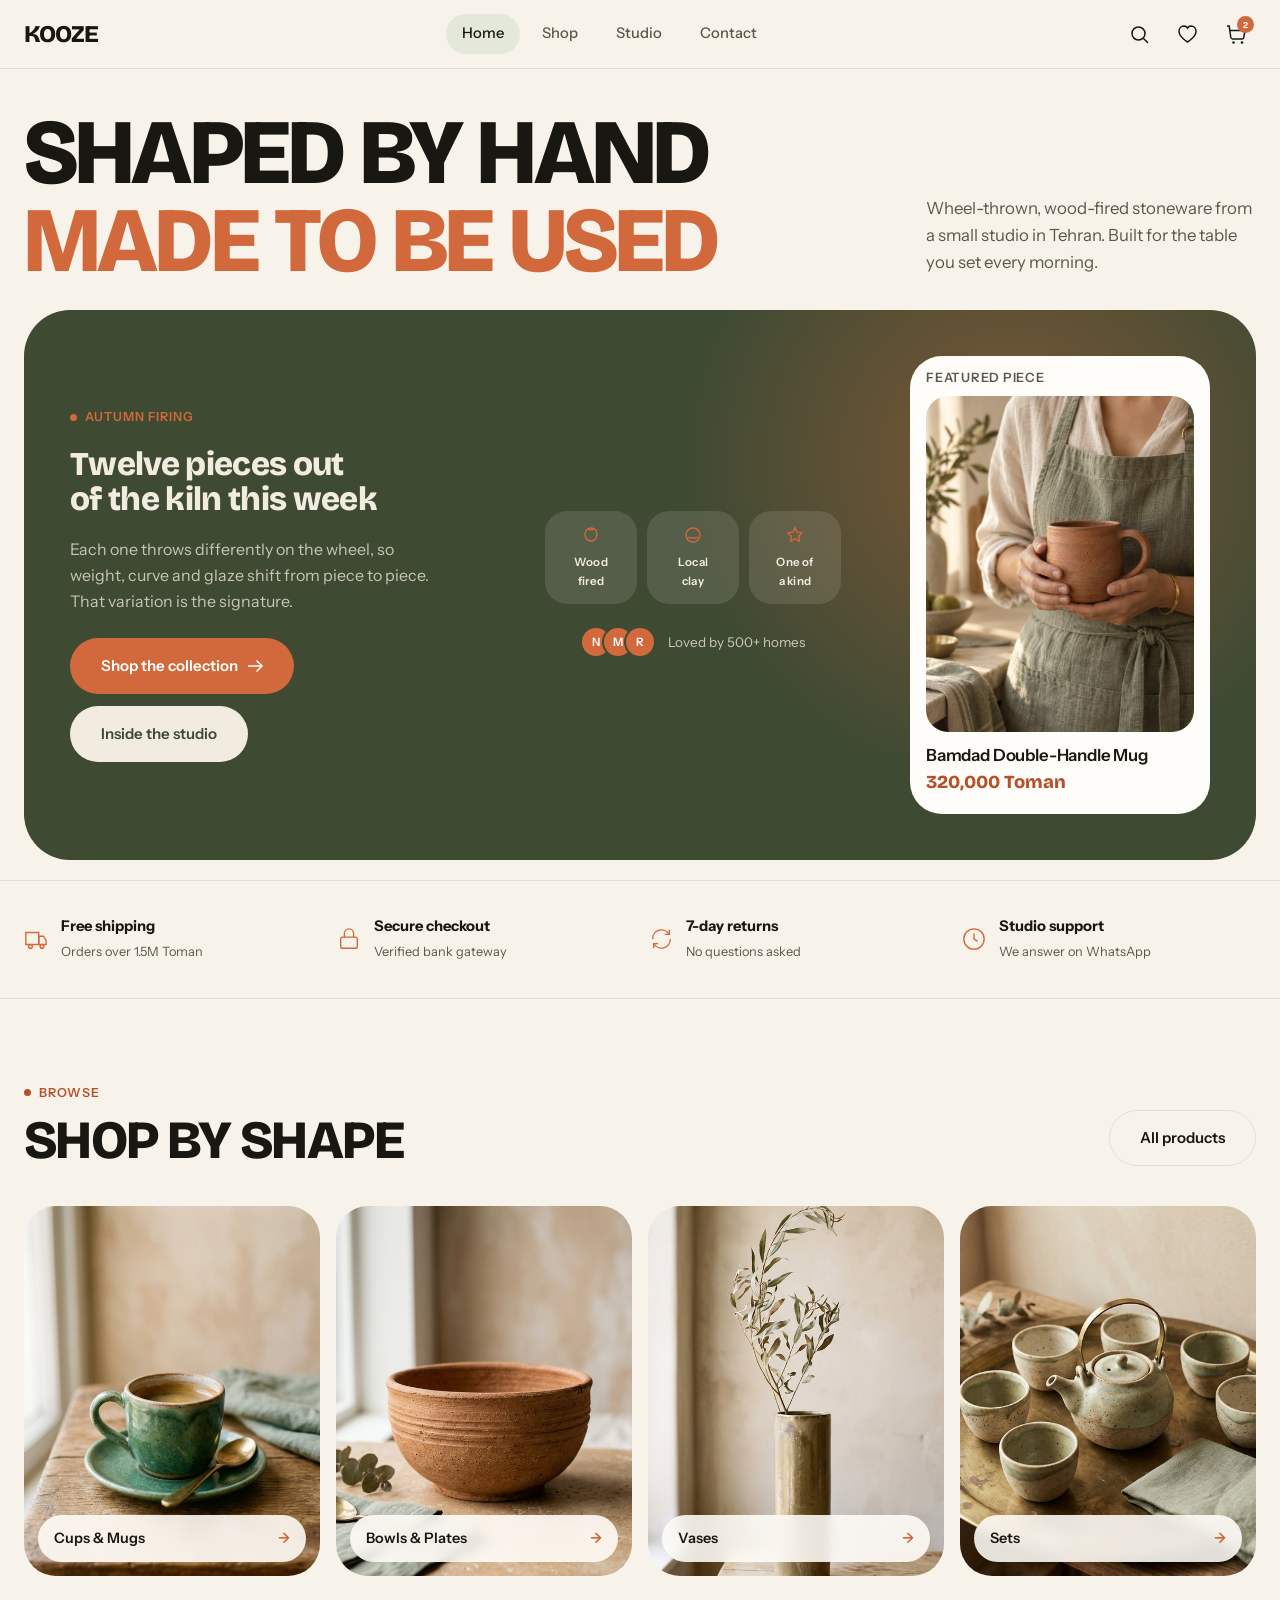
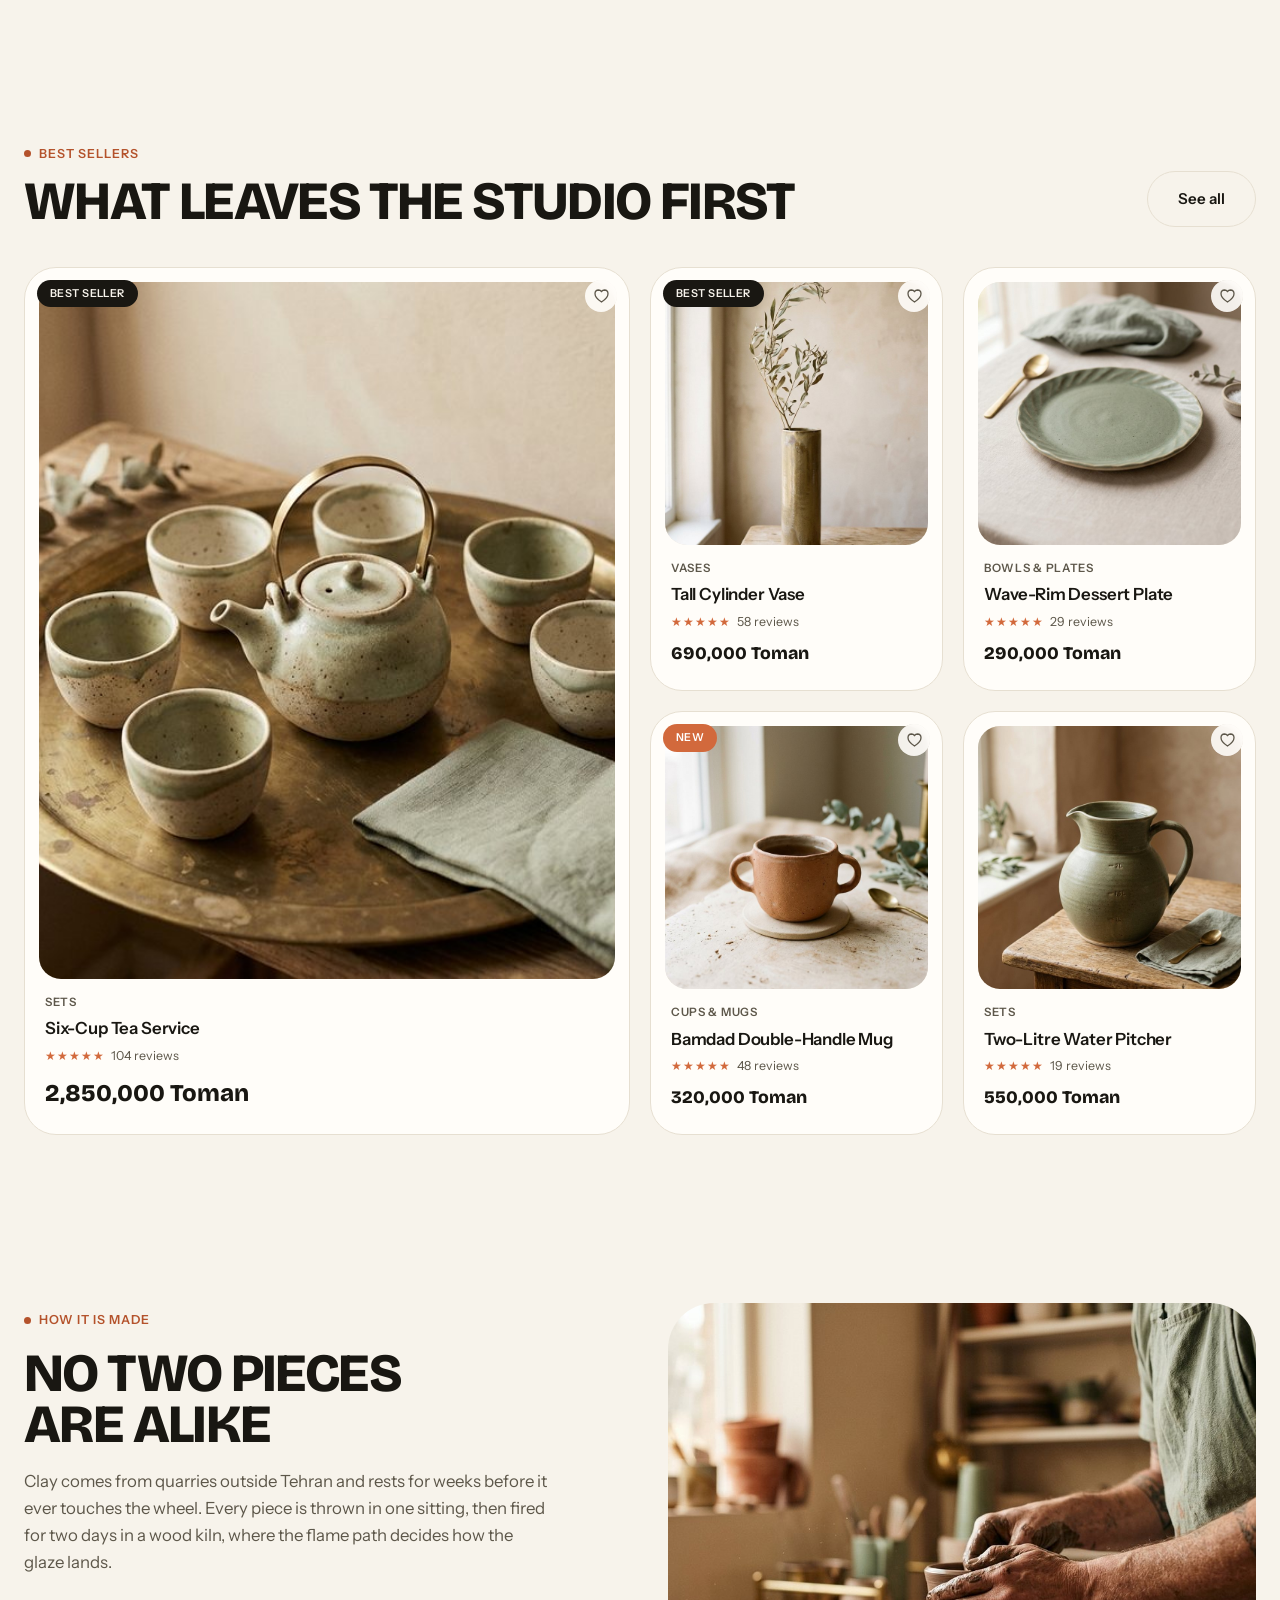
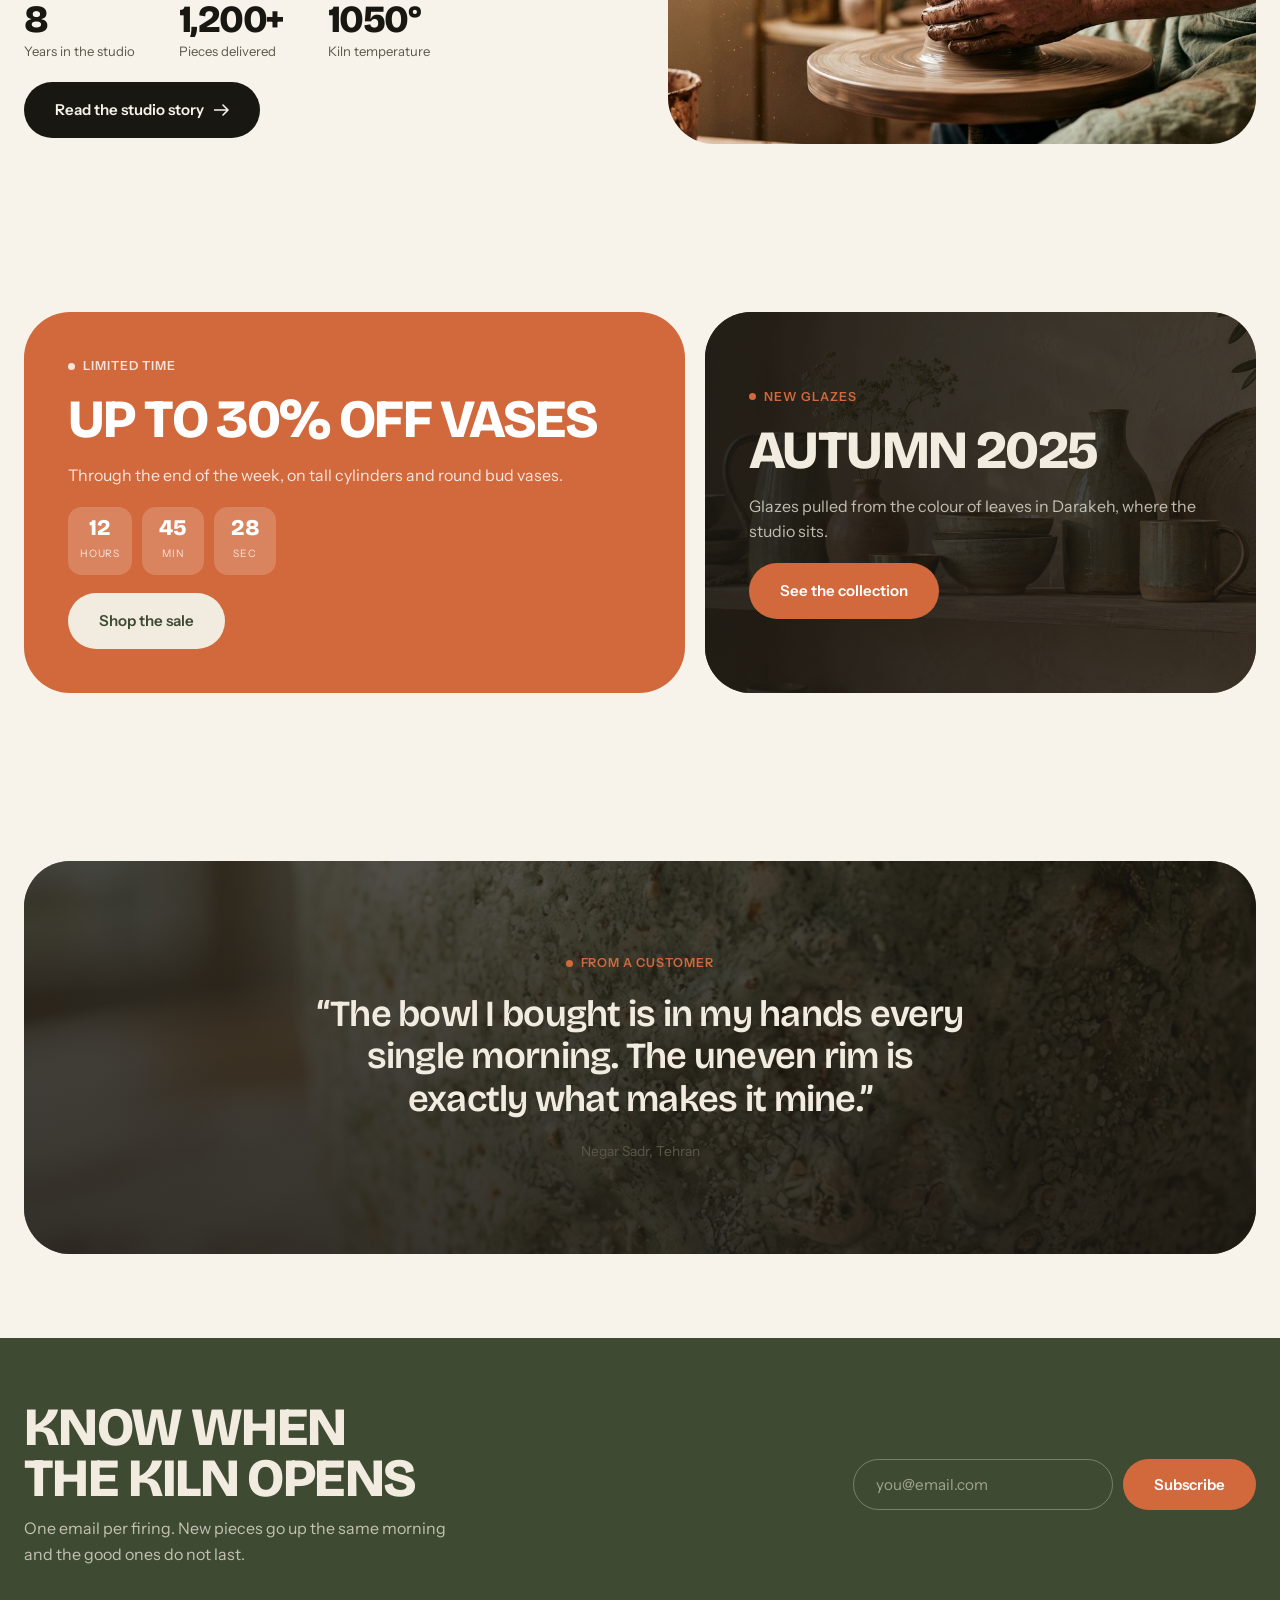
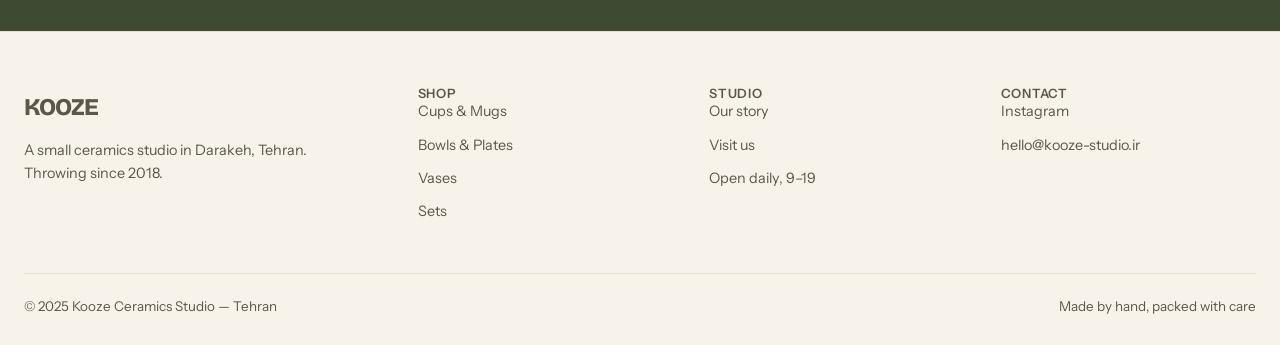
<file: index.html>
<!DOCTYPE html>
<html lang="en">
<head>
<meta charset="UTF-8">
<meta name="viewport" content="width=device-width, initial-scale=1.0">
<title>Kooze — Handmade Ceramics</title>
<meta name="description" content="Wheel-thrown, wood-fired ceramics from a small studio in Tehran. No two pieces are alike.">
<link rel="icon" href="data:image/svg+xml,<svg xmlns='http://www.w3.org/2000/svg' viewBox='0 0 32 32'><path fill='%23d2693c' d='M11 4h10v4s6 5 6 12-5 8-11 8-11-1-11-8 6-12 6-12V4z'/></svg>">
<link rel="preconnect" href="https://fonts.googleapis.com">
<link rel="preconnect" href="https://fonts.gstatic.com" crossorigin>
<link href="https://fonts.googleapis.com/css2?family=Bricolage+Grotesque:opsz,wght@12..96,500;12..96,600;12..96,800&family=Instrument+Sans:wght@400;500;600&display=swap" rel="stylesheet">
<link rel="stylesheet" href="styles.css">
</head>
<body>

<header class="site-header">
  <div class="wrap">
    <a class="logo" href="index.html">Kooze</a>
    <nav class="main-nav">
      <a href="index.html" aria-current="page">Home</a>
      <a href="shop.html">Shop</a>
      <a href="about.html">Studio</a>
      <a href="contact.html">Contact</a>
    </nav>
    <div class="header-actions">
      <button class="icon-btn" aria-label="Search">
        <svg width="19" height="19" viewBox="0 0 19 19" fill="none"><circle cx="8.5" cy="8.5" r="6.5" stroke="currentColor" stroke-width="1.5"/><line x1="13.3" y1="13.3" x2="18" y2="18" stroke="currentColor" stroke-width="1.5"/></svg>
      </button>
      <button class="icon-btn" aria-label="Wishlist">
        <svg width="19" height="18" viewBox="0 0 19 18" fill="none"><path d="M9.5 17S1 12 1 6.2A5.2 5.2 0 0 1 6 1c1.5 0 2.8.8 3.5 2C10.2 1.8 11.5 1 13 1a5.2 5.2 0 0 1 5 5.2C18 12 9.5 17 9.5 17Z" stroke="currentColor" stroke-width="1.5"/></svg>
      </button>
      <button class="icon-btn" aria-label="Cart">
        <svg width="20" height="19" viewBox="0 0 20 19" fill="none"><path d="M1 1h2.2l1.6 11.5c.15.9.9 1.5 1.8 1.5H16c.85 0 1.6-.6 1.75-1.45L19 5.5H4.4" stroke="currentColor" stroke-width="1.5" stroke-linejoin="round"/><circle cx="7.5" cy="17.5" r="1.3" fill="currentColor"/><circle cx="16" cy="17.5" r="1.3" fill="currentColor"/></svg>
        <span class="cart-count">2</span>
      </button>
      <button class="icon-btn nav-toggle" aria-label="Menu" aria-expanded="false">
        <svg width="18" height="14" viewBox="0 0 18 14" fill="none"><path d="M0 1h18M0 7h18M0 13h18" stroke="currentColor" stroke-width="1.5"/></svg>
      </button>
    </div>
  </div>
</header>

<section class="hero">
  <div class="wrap">
    <div class="hero-head">
      <h1>
        <span class="line-1">Shaped by hand</span>
        <span class="line-2">Made to be used</span>
      </h1>
      <p class="lede hero-aside">Wheel-thrown, wood-fired stoneware from a small studio in Tehran. Built for the table you set every morning.</p>
    </div>

    <div class="hero-panel">
      <div class="hero-copy">
        <p class="kicker">Autumn firing</p>
        <h2>Twelve pieces out of the kiln this week</h2>
        <p>Each one throws differently on the wheel, so weight, curve and glaze shift from piece to piece. That variation is the signature.</p>
        <div class="hero-cta">
          <a class="btn btn-clay" href="shop.html">
            Shop the collection
            <svg width="15" height="12" viewBox="0 0 15 12" fill="none"><path d="M9 1l5 5-5 5M14 6H0" stroke="currentColor" stroke-width="1.6" stroke-linecap="round" stroke-linejoin="round"/></svg>
          </a>
          <a class="btn btn-light" href="about.html">Inside the studio</a>
        </div>
      </div>

      <div class="hero-feature">
        <div class="feature-pills">
          <div class="pill">
            <svg width="20" height="20" viewBox="0 0 20 20" fill="none"><path d="M4 9a6 6 0 0 1 12 0c0 4-2.5 7-6 7s-6-3-6-7Z" stroke="currentColor" stroke-width="1.4"/><path d="M7 3.5c0 1.5 6 1.5 6 0" stroke="currentColor" stroke-width="1.4"/></svg>
            Wood<br>fired
          </div>
          <div class="pill">
            <svg width="20" height="20" viewBox="0 0 20 20" fill="none"><circle cx="10" cy="10" r="7" stroke="currentColor" stroke-width="1.4"/><path d="M5 12c2 1.4 8 1.4 10 0" stroke="currentColor" stroke-width="1.4"/></svg>
            Local<br>clay
          </div>
          <div class="pill">
            <svg width="20" height="20" viewBox="0 0 20 20" fill="none"><path d="M10 2.5l2.2 4.6 5 .7-3.6 3.5.9 5-4.5-2.4-4.5 2.4.9-5L2.8 7.8l5-.7L10 2.5Z" stroke="currentColor" stroke-width="1.4" stroke-linejoin="round"/></svg>
            One of<br>a kind
          </div>
        </div>
        <div class="social-proof">
          <span class="avatars"><span>N</span><span>M</span><span>R</span></span>
          Loved by 500+ homes
        </div>
      </div>

      <a class="spotlight" href="shop.html">
        <h4>Featured piece</h4>
        <figure><img src="images/hero-portrait.jpg" alt="A potter holding a handmade terracotta mug" width="800" height="1000" loading="eager" decoding="async" fetchpriority="high"></figure>
        <div class="meta">
          <h3>Bamdad Double-Handle Mug</h3>
          <span class="price">320,000 Toman</span>
        </div>
      </a>
    </div>
  </div>
</section>

<section style="padding-block: 0;">
  <div class="wrap trust">
    <div class="item">
      <svg width="24" height="24" viewBox="0 0 26 26" fill="none"><path d="M2 6h14v13H2z" stroke="currentColor" stroke-width="1.5"/><path d="M16 10h5l3 4.5V19h-8v-9Z" stroke="currentColor" stroke-width="1.5"/><circle cx="7" cy="21" r="2" stroke="currentColor" stroke-width="1.5"/><circle cx="19.5" cy="21" r="2" stroke="currentColor" stroke-width="1.5"/></svg>
      <div><b>Free shipping</b><span>Orders over 1.5M Toman</span></div>
    </div>
    <div class="item">
      <svg width="24" height="24" viewBox="0 0 26 26" fill="none"><rect x="4" y="11" width="18" height="12" rx="2" stroke="currentColor" stroke-width="1.5"/><path d="M8 11V7a5 5 0 0 1 10 0v4" stroke="currentColor" stroke-width="1.5"/></svg>
      <div><b>Secure checkout</b><span>Verified bank gateway</span></div>
    </div>
    <div class="item">
      <svg width="24" height="24" viewBox="0 0 26 26" fill="none"><path d="M4 13A9.5 9.5 0 0 1 21.8 8" stroke="currentColor" stroke-width="1.5"/><path d="M22 3v5h-5" stroke="currentColor" stroke-width="1.5"/><path d="M23 13A9.5 9.5 0 0 1 5.2 18" stroke="currentColor" stroke-width="1.5"/><path d="M5 23v-5h5" stroke="currentColor" stroke-width="1.5"/></svg>
      <div><b>7-day returns</b><span>No questions asked</span></div>
    </div>
    <div class="item">
      <svg width="24" height="24" viewBox="0 0 26 26" fill="none"><circle cx="13" cy="13" r="11" stroke="currentColor" stroke-width="1.5"/><path d="M13 7v6l4 2.5" stroke="currentColor" stroke-width="1.5"/></svg>
      <div><b>Studio support</b><span>We answer on WhatsApp</span></div>
    </div>
  </div>
</section>

<section>
  <div class="wrap">
    <div class="section-head">
      <div class="stack">
        <p class="kicker">Browse</p>
        <h2>Shop by shape</h2>
      </div>
      <a class="btn btn-ghost" href="shop.html">All products</a>
    </div>
    <div class="cat-rail">
      <a class="cat-card" href="shop.html">
        <img src="images/cup-sage.jpg" alt="Cups and mugs" width="700" height="700" loading="lazy" decoding="async">
        <figcaption><span>Cups &amp; Mugs</span><span>→</span></figcaption>
      </a>
      <a class="cat-card" href="shop.html">
        <img src="images/bowl-raw.jpg" alt="Bowls and plates" width="700" height="700" loading="lazy" decoding="async">
        <figcaption><span>Bowls &amp; Plates</span><span>→</span></figcaption>
      </a>
      <a class="cat-card" href="shop.html">
        <img src="images/vase-brass.jpg" alt="Vases" width="700" height="700" loading="lazy" decoding="async">
        <figcaption><span>Vases</span><span>→</span></figcaption>
      </a>
      <a class="cat-card" href="shop.html">
        <img src="images/tea-set.jpg" alt="Sets" width="900" height="619" loading="lazy" decoding="async">
        <figcaption><span>Sets</span><span>→</span></figcaption>
      </a>
    </div>
  </div>
</section>

<section>
  <div class="wrap">
    <div class="section-head">
      <div class="stack">
        <p class="kicker">Best sellers</p>
        <h2>What leaves the studio first</h2>
      </div>
      <a class="btn btn-ghost" href="shop.html">See all</a>
    </div>
    <div class="bento">
      <article class="card lead">
        <span class="badge">Best seller</span>
        <button class="wish" aria-label="Add to wishlist"><svg width="15" height="14" viewBox="0 0 15 14" fill="none"><path d="M7.5 13S1 9 1 4.8A3.8 3.8 0 0 1 4.6 1c1.2 0 2.2.6 2.9 1.5C8.2 1.6 9.2 1 10.4 1A3.8 3.8 0 0 1 14 4.8C14 9 7.5 13 7.5 13Z" stroke="currentColor" stroke-width="1.3"/></svg></button>
        <figure>
          <img src="images/tea-set.jpg" alt="Six-cup tea service" width="900" height="619" loading="lazy" decoding="async">
          <button class="quick-add">Add to cart</button>
        </figure>
        <div class="body">
          <span class="cat">Sets</span>
          <h3>Six-Cup Tea Service</h3>
          <div class="rating"><span class="stars">★★★★★</span>104 reviews</div>
          <div class="price-row"><span class="price">2,850,000 Toman</span></div>
        </div>
      </article>

      <article class="card">
        <span class="badge">Best seller</span>
        <button class="wish" aria-label="Add to wishlist"><svg width="15" height="14" viewBox="0 0 15 14" fill="none"><path d="M7.5 13S1 9 1 4.8A3.8 3.8 0 0 1 4.6 1c1.2 0 2.2.6 2.9 1.5C8.2 1.6 9.2 1 10.4 1A3.8 3.8 0 0 1 14 4.8C14 9 7.5 13 7.5 13Z" stroke="currentColor" stroke-width="1.3"/></svg></button>
        <figure>
          <img src="images/vase-brass.jpg" alt="Tall cylinder vase" width="700" height="700" loading="lazy" decoding="async">
          <button class="quick-add">Add to cart</button>
        </figure>
        <div class="body">
          <span class="cat">Vases</span>
          <h3>Tall Cylinder Vase</h3>
          <div class="rating"><span class="stars">★★★★★</span>58 reviews</div>
          <div class="price-row"><span class="price">690,000 Toman</span></div>
        </div>
      </article>

      <article class="card">
        <button class="wish" aria-label="Add to wishlist"><svg width="15" height="14" viewBox="0 0 15 14" fill="none"><path d="M7.5 13S1 9 1 4.8A3.8 3.8 0 0 1 4.6 1c1.2 0 2.2.6 2.9 1.5C8.2 1.6 9.2 1 10.4 1A3.8 3.8 0 0 1 14 4.8C14 9 7.5 13 7.5 13Z" stroke="currentColor" stroke-width="1.3"/></svg></button>
        <figure>
          <img src="images/plate-wave.jpg" alt="Wave-rim dessert plate" width="700" height="700" loading="lazy" decoding="async">
          <button class="quick-add">Add to cart</button>
        </figure>
        <div class="body">
          <span class="cat">Bowls &amp; Plates</span>
          <h3>Wave-Rim Dessert Plate</h3>
          <div class="rating"><span class="stars">★★★★★</span>29 reviews</div>
          <div class="price-row"><span class="price">290,000 Toman</span></div>
        </div>
      </article>

      <article class="card">
        <span class="badge sale">New</span>
        <button class="wish" aria-label="Add to wishlist"><svg width="15" height="14" viewBox="0 0 15 14" fill="none"><path d="M7.5 13S1 9 1 4.8A3.8 3.8 0 0 1 4.6 1c1.2 0 2.2.6 2.9 1.5C8.2 1.6 9.2 1 10.4 1A3.8 3.8 0 0 1 14 4.8C14 9 7.5 13 7.5 13Z" stroke="currentColor" stroke-width="1.3"/></svg></button>
        <figure>
          <img src="images/mug-terracotta.jpg" alt="Bamdad double-handle mug" width="700" height="700" loading="lazy" decoding="async">
          <button class="quick-add">Add to cart</button>
        </figure>
        <div class="body">
          <span class="cat">Cups &amp; Mugs</span>
          <h3>Bamdad Double-Handle Mug</h3>
          <div class="rating"><span class="stars">★★★★★</span>48 reviews</div>
          <div class="price-row"><span class="price">320,000 Toman</span></div>
        </div>
      </article>

      <article class="card">
        <button class="wish" aria-label="Add to wishlist"><svg width="15" height="14" viewBox="0 0 15 14" fill="none"><path d="M7.5 13S1 9 1 4.8A3.8 3.8 0 0 1 4.6 1c1.2 0 2.2.6 2.9 1.5C8.2 1.6 9.2 1 10.4 1A3.8 3.8 0 0 1 14 4.8C14 9 7.5 13 7.5 13Z" stroke="currentColor" stroke-width="1.3"/></svg></button>
        <figure>
          <img src="images/jug-water.jpg" alt="Two-litre water pitcher" width="700" height="700" loading="lazy" decoding="async">
          <button class="quick-add">Add to cart</button>
        </figure>
        <div class="body">
          <span class="cat">Sets</span>
          <h3>Two-Litre Water Pitcher</h3>
          <div class="rating"><span class="stars">★★★★★</span>19 reviews</div>
          <div class="price-row"><span class="price">550,000 Toman</span></div>
        </div>
      </article>
    </div>
  </div>
</section>

<section>
  <div class="wrap split">
    <div class="split-copy">
      <p class="kicker">How it is made</p>
      <h2>No two pieces are alike</h2>
      <p class="lede">Clay comes from quarries outside Tehran and rests for weeks before it ever touches the wheel. Every piece is thrown in one sitting, then fired for two days in a wood kiln, where the flame path decides how the glaze lands.</p>
      <div class="stats">
        <div class="stat"><b>8</b><span>Years in the studio</span></div>
        <div class="stat"><b>1,200+</b><span>Pieces delivered</span></div>
        <div class="stat"><b>1050°</b><span>Kiln temperature</span></div>
      </div>
      <a class="btn btn-primary" href="about.html" style="justify-self: start;">
        Read the studio story
        <svg width="15" height="12" viewBox="0 0 15 12" fill="none"><path d="M9 1l5 5-5 5M14 6H0" stroke="currentColor" stroke-width="1.6" stroke-linecap="round" stroke-linejoin="round"/></svg>
      </a>
    </div>
    <div class="split-figure">
      <img src="images/workshop-hands.jpg" alt="Hands shaping clay on a pottery wheel" width="900" height="675" loading="lazy" decoding="async">
    </div>
  </div>
</section>

<section>
  <div class="wrap">
    <div class="promo-duo">
      <div class="panel sale">
        <p class="kicker">Limited time</p>
        <h2>Up to 30% off vases</h2>
        <p>Through the end of the week, on tall cylinders and round bud vases.</p>
        <div class="countdown" id="countdown">
          <div class="unit"><b id="cd-h">12</b><span>Hours</span></div>
          <div class="unit"><b id="cd-m">45</b><span>Min</span></div>
          <div class="unit"><b id="cd-s">30</b><span>Sec</span></div>
        </div>
        <a class="btn btn-light" href="shop.html">Shop the sale</a>
      </div>
      <div class="panel collection">
        <img class="panel-bg" src="images/collection-shelf.jpg" alt="" width="1600" height="685" loading="lazy" decoding="async">
        <p class="kicker">New glazes</p>
        <h2>Autumn 2025</h2>
        <p>Glazes pulled from the colour of leaves in Darakeh, where the studio sits.</p>
        <a class="btn btn-clay" href="shop.html">See the collection</a>
      </div>
    </div>
  </div>
</section>

<section>
  <div class="wrap">
    <div class="quote-band">
      <img src="images/glaze-macro.jpg" alt="" width="1400" height="787" loading="lazy" decoding="async">
      <div class="quote-block">
        <p class="kicker">From a customer</p>
        <blockquote>“The bowl I bought is in my hands every single morning. The uneven rim is exactly what makes it mine.”</blockquote>
        <cite>Negar Sadr, Tehran</cite>
      </div>
    </div>
  </div>
</section>

<section class="newsletter" style="padding-block: 0;">
  <div class="wrap">
    <div>
      <h2>Know when the kiln opens</h2>
      <p>One email per firing. New pieces go up the same morning and the good ones do not last.</p>
    </div>
    <form onsubmit="return false">
      <input type="email" id="newsletter-email" placeholder="you@email.com" aria-label="Email address">
      <button class="btn btn-clay" type="submit">Subscribe</button>
    </form>
  </div>
</section>

<footer>
  <div class="wrap">
    <div class="footer-grid">
      <div>
        <a class="logo" href="index.html">Kooze</a>
        <p style="max-width: 32ch; margin-top: 12px;">A small ceramics studio in Darakeh, Tehran. Throwing since 2018.</p>
      </div>
      <div class="footer-col">
        <h4>Shop</h4>
        <a href="shop.html">Cups &amp; Mugs</a>
        <a href="shop.html">Bowls &amp; Plates</a>
        <a href="shop.html">Vases</a>
        <a href="shop.html">Sets</a>
      </div>
      <div class="footer-col">
        <h4>Studio</h4>
        <a href="about.html">Our story</a>
        <a href="contact.html">Visit us</a>
        <span>Open daily, 9–19</span>
      </div>
      <div class="footer-col">
        <h4>Contact</h4>
        <a href="https://instagram.com" target="_blank" rel="noopener">Instagram</a>
        <span>hello@kooze-studio.ir</span>
      </div>
    </div>
    <div class="footer-bottom">
      <span>© 2025 Kooze Ceramics Studio — Tehran</span>
      <span>Made by hand, packed with care</span>
    </div>
  </div>
</footer>

<script src="script.js"></script>
</body>
</html>
</file>
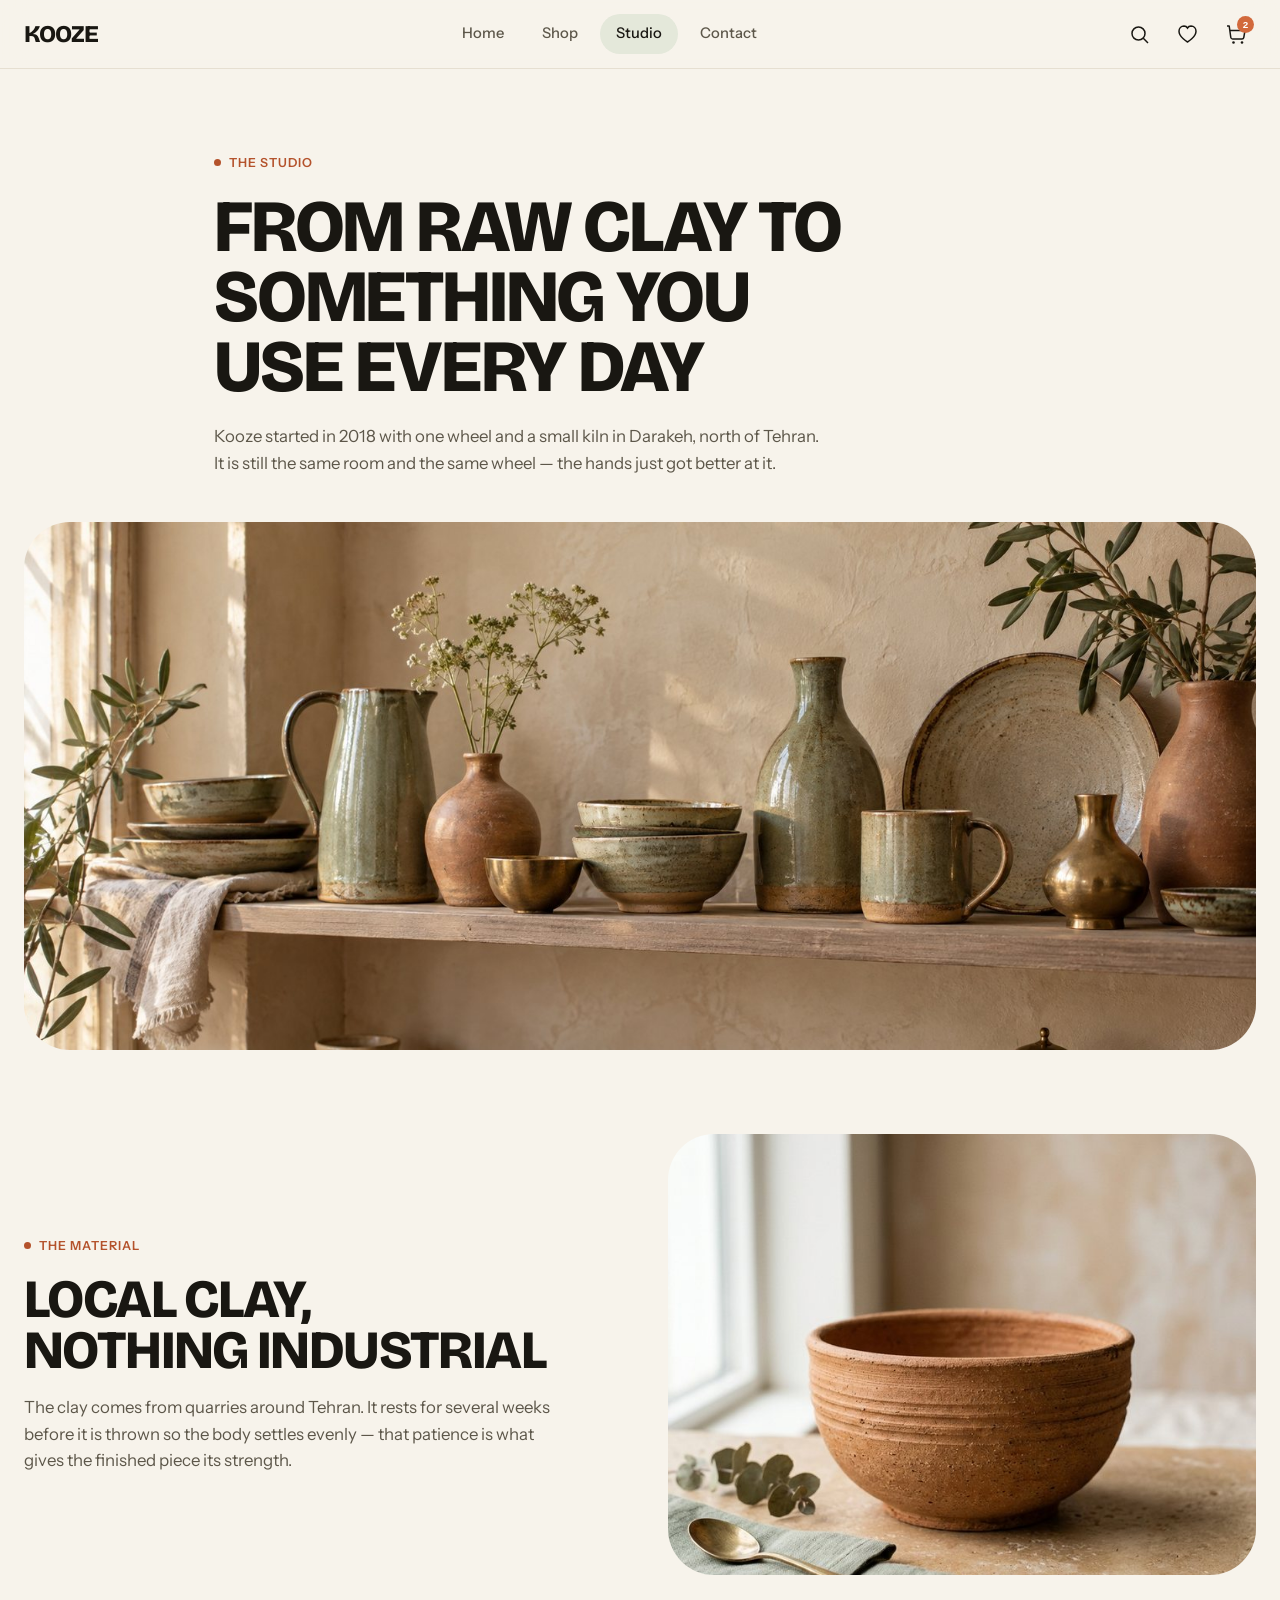
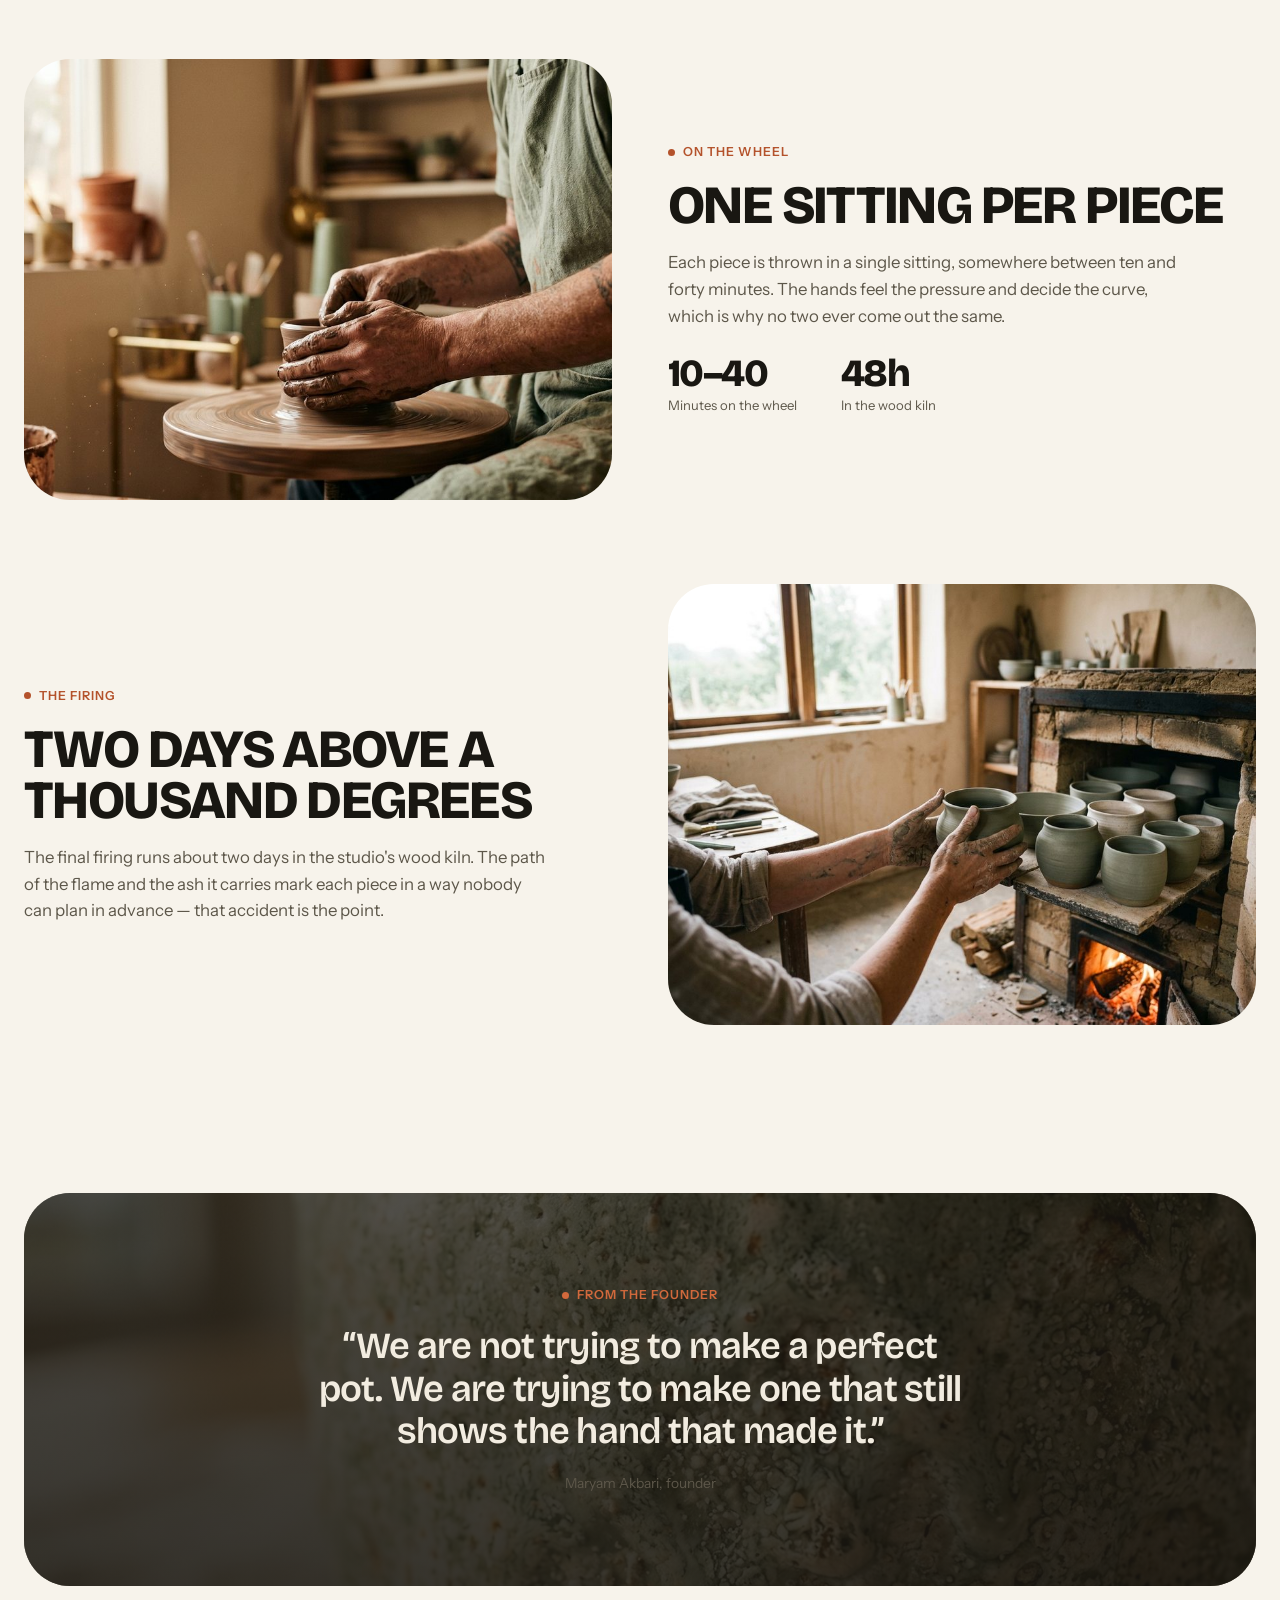
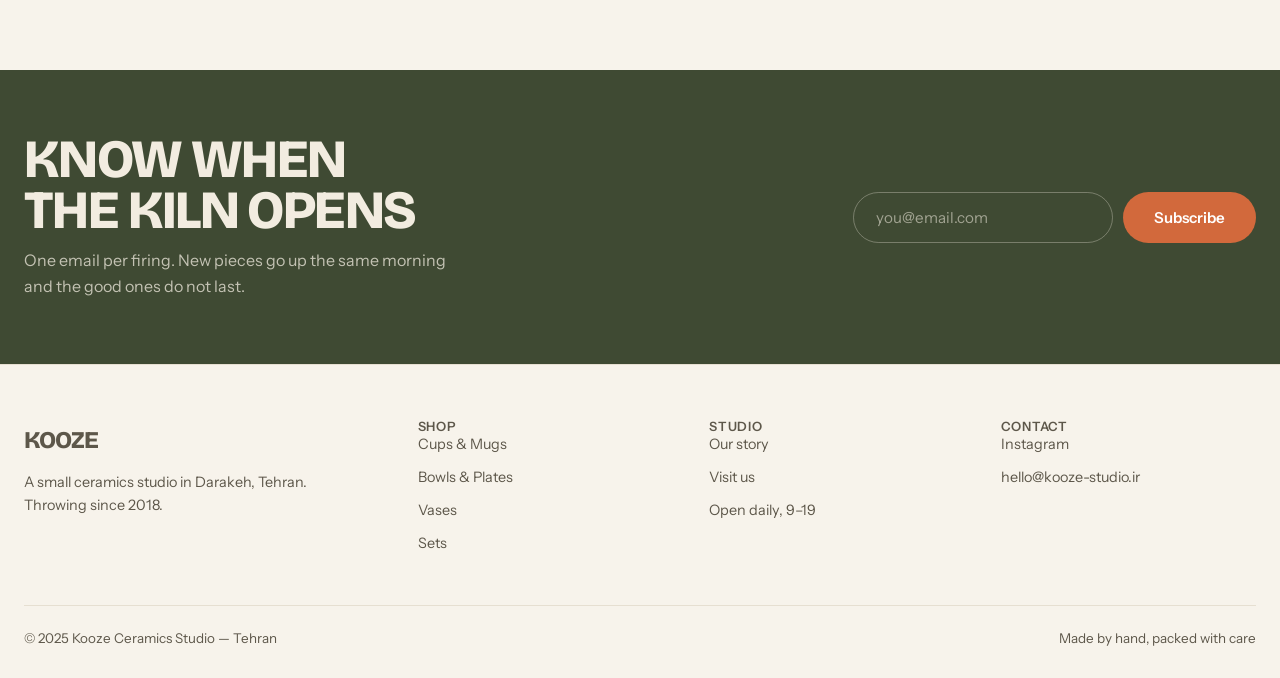
<file: about.html>
<!DOCTYPE html>
<html lang="en">
<head>
<meta charset="UTF-8">
<meta name="viewport" content="width=device-width, initial-scale=1.0">
<title>The Studio — Kooze Ceramics</title>
<meta name="description" content="How a piece goes from raw local clay to something you use every morning.">
<link rel="icon" href="data:image/svg+xml,<svg xmlns='http://www.w3.org/2000/svg' viewBox='0 0 32 32'><path fill='%23d2693c' d='M11 4h10v4s6 5 6 12-5 8-11 8-11-1-11-8 6-12 6-12V4z'/></svg>">
<link rel="preconnect" href="https://fonts.googleapis.com">
<link rel="preconnect" href="https://fonts.gstatic.com" crossorigin>
<link href="https://fonts.googleapis.com/css2?family=Bricolage+Grotesque:opsz,wght@12..96,500;12..96,600;12..96,800&family=Instrument+Sans:wght@400;500;600&display=swap" rel="stylesheet">
<link rel="stylesheet" href="styles.css">
</head>
<body>

<header class="site-header">
  <div class="wrap">
    <a class="logo" href="index.html">Kooze</a>
    <nav class="main-nav">
      <a href="index.html">Home</a>
      <a href="shop.html">Shop</a>
      <a href="about.html" aria-current="page">Studio</a>
      <a href="contact.html">Contact</a>
    </nav>
    <div class="header-actions">
      <button class="icon-btn" aria-label="Search">
        <svg width="19" height="19" viewBox="0 0 19 19" fill="none"><circle cx="8.5" cy="8.5" r="6.5" stroke="currentColor" stroke-width="1.5"/><line x1="13.3" y1="13.3" x2="18" y2="18" stroke="currentColor" stroke-width="1.5"/></svg>
      </button>
      <button class="icon-btn" aria-label="Wishlist">
        <svg width="19" height="18" viewBox="0 0 19 18" fill="none"><path d="M9.5 17S1 12 1 6.2A5.2 5.2 0 0 1 6 1c1.5 0 2.8.8 3.5 2C10.2 1.8 11.5 1 13 1a5.2 5.2 0 0 1 5 5.2C18 12 9.5 17 9.5 17Z" stroke="currentColor" stroke-width="1.5"/></svg>
      </button>
      <button class="icon-btn" aria-label="Cart">
        <svg width="20" height="19" viewBox="0 0 20 19" fill="none"><path d="M1 1h2.2l1.6 11.5c.15.9.9 1.5 1.8 1.5H16c.85 0 1.6-.6 1.75-1.45L19 5.5H4.4" stroke="currentColor" stroke-width="1.5" stroke-linejoin="round"/><circle cx="7.5" cy="17.5" r="1.3" fill="currentColor"/><circle cx="16" cy="17.5" r="1.3" fill="currentColor"/></svg>
        <span class="cart-count">2</span>
      </button>
      <button class="icon-btn nav-toggle" aria-label="Menu" aria-expanded="false">
        <svg width="18" height="14" viewBox="0 0 18 14" fill="none"><path d="M0 1h18M0 7h18M0 13h18" stroke="currentColor" stroke-width="1.5"/></svg>
      </button>
    </div>
  </div>
</header>

<section style="padding-bottom: 46px;">
  <div class="wrap page-head" style="display: grid; gap: 20px; max-width: 900px;">
    <p class="kicker">The studio</p>
    <h1 style="font-size: clamp(2.4rem, 6vw, 4.6rem);">From raw clay to something you use every day</h1>
    <p class="lede" style="max-width: 56ch;">Kooze started in 2018 with one wheel and a small kiln in Darakeh, north of Tehran. It is still the same room and the same wheel — the hands just got better at it.</p>
  </div>
</section>

<section style="padding-block: 0;">
  <div class="wrap">
    <div class="split-figure" style="aspect-ratio: 21/9; border-radius: var(--r-xl);">
      <img src="images/collection-shelf.jpg" alt="A studio shelf lined with finished pieces" width="1600" height="685" loading="lazy" decoding="async">
    </div>
  </div>
</section>

<section>
  <div class="wrap split">
    <div class="split-copy">
      <p class="kicker">The material</p>
      <h2>Local clay, nothing industrial</h2>
      <p class="lede">The clay comes from quarries around Tehran. It rests for several weeks before it is thrown so the body settles evenly — that patience is what gives the finished piece its strength.</p>
    </div>
    <div class="split-figure">
      <img src="images/bowl-raw.jpg" alt="Raw clay bowl" width="700" height="700" loading="lazy" decoding="async">
    </div>
  </div>
</section>

<section style="padding-top: 0;">
  <div class="wrap split">
    <div class="split-figure">
      <img src="images/workshop-hands.jpg" alt="Hands shaping clay on the wheel" width="900" height="675" loading="lazy" decoding="async">
    </div>
    <div class="split-copy">
      <p class="kicker">On the wheel</p>
      <h2>One sitting per piece</h2>
      <p class="lede">Each piece is thrown in a single sitting, somewhere between ten and forty minutes. The hands feel the pressure and decide the curve, which is why no two ever come out the same.</p>
      <div class="stats">
        <div class="stat"><b>10–40</b><span>Minutes on the wheel</span></div>
        <div class="stat"><b>48h</b><span>In the wood kiln</span></div>
      </div>
    </div>
  </div>
</section>

<section style="padding-top: 0;">
  <div class="wrap split">
    <div class="split-copy">
      <p class="kicker">The firing</p>
      <h2>Two days above a thousand degrees</h2>
      <p class="lede">The final firing runs about two days in the studio's wood kiln. The path of the flame and the ash it carries mark each piece in a way nobody can plan in advance — that accident is the point.</p>
    </div>
    <div class="split-figure">
      <img src="images/kiln.jpg" alt="Loading pieces into the wood kiln" width="900" height="675" loading="lazy" decoding="async">
    </div>
  </div>
</section>

<section>
  <div class="wrap">
    <div class="quote-band">
      <img src="images/glaze-macro.jpg" alt="" width="1400" height="787" loading="lazy" decoding="async">
      <div class="quote-block">
        <p class="kicker">From the founder</p>
        <blockquote>“We are not trying to make a perfect pot. We are trying to make one that still shows the hand that made it.”</blockquote>
        <cite>Maryam Akbari, founder</cite>
      </div>
    </div>
  </div>
</section>

<section class="newsletter" style="padding-block: 0;">
  <div class="wrap">
    <div>
      <h2>Know when the kiln opens</h2>
      <p>One email per firing. New pieces go up the same morning and the good ones do not last.</p>
    </div>
    <form onsubmit="return false">
      <input type="email" id="newsletter-email" placeholder="you@email.com" aria-label="Email address">
      <button class="btn btn-clay" type="submit">Subscribe</button>
    </form>
  </div>
</section>

<footer>
  <div class="wrap">
    <div class="footer-grid">
      <div>
        <a class="logo" href="index.html">Kooze</a>
        <p style="max-width: 32ch; margin-top: 12px;">A small ceramics studio in Darakeh, Tehran. Throwing since 2018.</p>
      </div>
      <div class="footer-col">
        <h4>Shop</h4>
        <a href="shop.html">Cups &amp; Mugs</a>
        <a href="shop.html">Bowls &amp; Plates</a>
        <a href="shop.html">Vases</a>
        <a href="shop.html">Sets</a>
      </div>
      <div class="footer-col">
        <h4>Studio</h4>
        <a href="about.html">Our story</a>
        <a href="contact.html">Visit us</a>
        <span>Open daily, 9–19</span>
      </div>
      <div class="footer-col">
        <h4>Contact</h4>
        <a href="https://instagram.com" target="_blank" rel="noopener">Instagram</a>
        <span>hello@kooze-studio.ir</span>
      </div>
    </div>
    <div class="footer-bottom">
      <span>© 2025 Kooze Ceramics Studio — Tehran</span>
      <span>Made by hand, packed with care</span>
    </div>
  </div>
</footer>

<script src="script.js"></script>
</body>
</html>
</file>
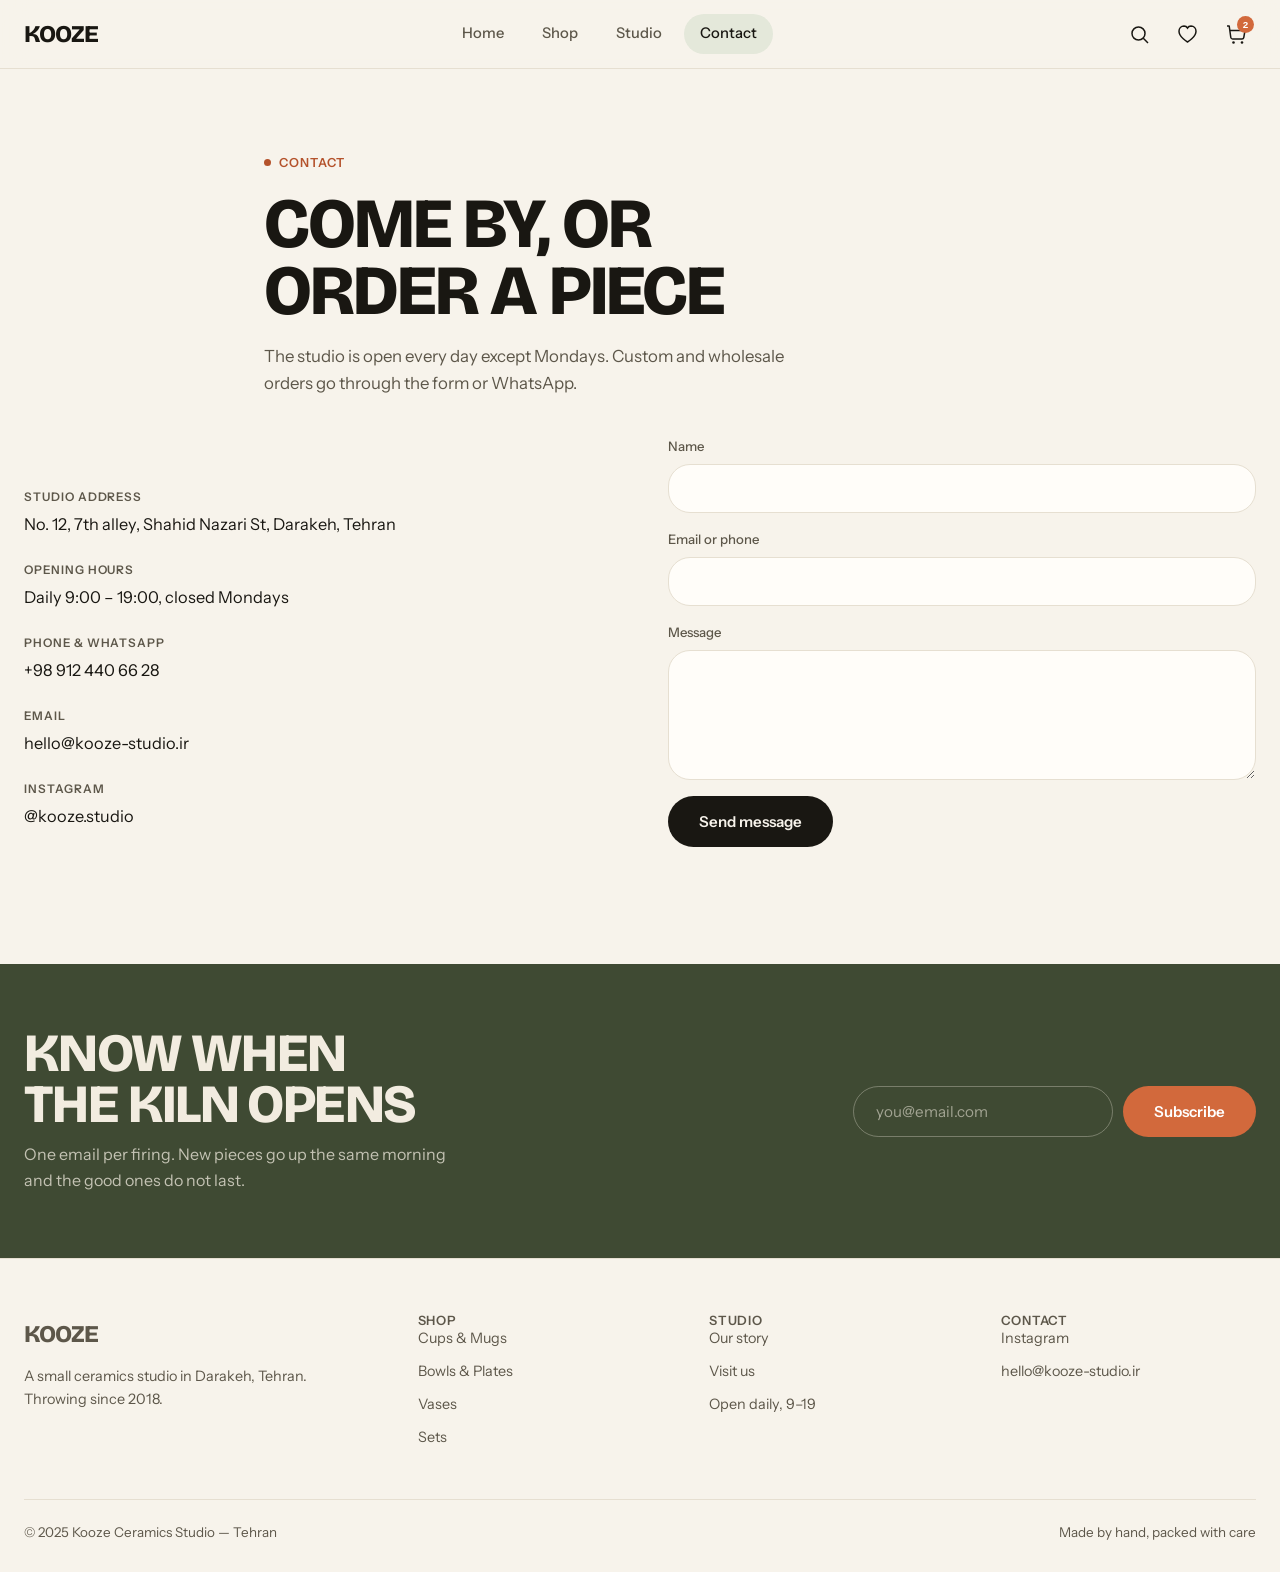
<file: contact.html>
<!DOCTYPE html>
<html lang="en">
<head>
<meta charset="UTF-8">
<meta name="viewport" content="width=device-width, initial-scale=1.0">
<title>Contact — Kooze Ceramics</title>
<meta name="description" content="Studio address, opening hours and how to place a custom or wholesale order.">
<link rel="icon" href="data:image/svg+xml,<svg xmlns='http://www.w3.org/2000/svg' viewBox='0 0 32 32'><path fill='%23d2693c' d='M11 4h10v4s6 5 6 12-5 8-11 8-11-1-11-8 6-12 6-12V4z'/></svg>">
<link rel="preconnect" href="https://fonts.googleapis.com">
<link rel="preconnect" href="https://fonts.gstatic.com" crossorigin>
<link href="https://fonts.googleapis.com/css2?family=Bricolage+Grotesque:opsz,wght@12..96,500;12..96,600;12..96,800&family=Instrument+Sans:wght@400;500;600&display=swap" rel="stylesheet">
<link rel="stylesheet" href="styles.css">
</head>
<body>

<header class="site-header">
  <div class="wrap">
    <a class="logo" href="index.html">Kooze</a>
    <nav class="main-nav">
      <a href="index.html">Home</a>
      <a href="shop.html">Shop</a>
      <a href="about.html">Studio</a>
      <a href="contact.html" aria-current="page">Contact</a>
    </nav>
    <div class="header-actions">
      <button class="icon-btn" aria-label="Search">
        <svg width="19" height="19" viewBox="0 0 19 19" fill="none"><circle cx="8.5" cy="8.5" r="6.5" stroke="currentColor" stroke-width="1.5"/><line x1="13.3" y1="13.3" x2="18" y2="18" stroke="currentColor" stroke-width="1.5"/></svg>
      </button>
      <button class="icon-btn" aria-label="Wishlist">
        <svg width="19" height="18" viewBox="0 0 19 18" fill="none"><path d="M9.5 17S1 12 1 6.2A5.2 5.2 0 0 1 6 1c1.5 0 2.8.8 3.5 2C10.2 1.8 11.5 1 13 1a5.2 5.2 0 0 1 5 5.2C18 12 9.5 17 9.5 17Z" stroke="currentColor" stroke-width="1.5"/></svg>
      </button>
      <button class="icon-btn" aria-label="Cart">
        <svg width="20" height="19" viewBox="0 0 20 19" fill="none"><path d="M1 1h2.2l1.6 11.5c.15.9.9 1.5 1.8 1.5H16c.85 0 1.6-.6 1.75-1.45L19 5.5H4.4" stroke="currentColor" stroke-width="1.5" stroke-linejoin="round"/><circle cx="7.5" cy="17.5" r="1.3" fill="currentColor"/><circle cx="16" cy="17.5" r="1.3" fill="currentColor"/></svg>
        <span class="cart-count">2</span>
      </button>
      <button class="icon-btn nav-toggle" aria-label="Menu" aria-expanded="false">
        <svg width="18" height="14" viewBox="0 0 18 14" fill="none"><path d="M0 1h18M0 7h18M0 13h18" stroke="currentColor" stroke-width="1.5"/></svg>
      </button>
    </div>
  </div>
</header>

<section style="padding-bottom: 40px;">
  <div class="wrap page-head" style="display: grid; gap: 18px; max-width: 800px;">
    <p class="kicker">Contact</p>
    <h1 style="font-size: clamp(2.4rem, 6vw, 4.4rem);">Come by, or order a piece</h1>
    <p class="lede">The studio is open every day except Mondays. Custom and wholesale orders go through the form or WhatsApp.</p>
  </div>
</section>

<section style="padding-top: 0;">
  <div class="wrap split">
    <div>
      <dl class="info-list">
        <div>
          <dt>Studio address</dt>
          <dd>No. 12, 7th alley, Shahid Nazari St, Darakeh, Tehran</dd>
        </div>
        <div>
          <dt>Opening hours</dt>
          <dd>Daily 9:00 – 19:00, closed Mondays</dd>
        </div>
        <div>
          <dt>Phone &amp; WhatsApp</dt>
          <dd>+98 912 440 66 28</dd>
        </div>
        <div>
          <dt>Email</dt>
          <dd>hello@kooze-studio.ir</dd>
        </div>
        <div>
          <dt>Instagram</dt>
          <dd><a href="https://instagram.com" target="_blank" rel="noopener">@kooze.studio</a></dd>
        </div>
      </dl>
    </div>

    <form class="contact-form form-grid">
      <div class="field">
        <label for="name">Name</label>
        <input id="name" name="name" type="text" autocomplete="name" required>
      </div>
      <div class="field">
        <label for="email">Email or phone</label>
        <input id="email" name="email" type="text" autocomplete="email" required>
      </div>
      <div class="field">
        <label for="message">Message</label>
        <textarea id="message" name="message" required></textarea>
      </div>
      <button class="btn btn-primary" type="submit" style="justify-self: start;">Send message</button>
      <p class="form-note"></p>
    </form>
  </div>
</section>

<section class="newsletter" style="padding-block: 0;">
  <div class="wrap">
    <div>
      <h2>Know when the kiln opens</h2>
      <p>One email per firing. New pieces go up the same morning and the good ones do not last.</p>
    </div>
    <form onsubmit="return false">
      <input type="email" id="newsletter-email" placeholder="you@email.com" aria-label="Email address">
      <button class="btn btn-clay" type="submit">Subscribe</button>
    </form>
  </div>
</section>

<footer>
  <div class="wrap">
    <div class="footer-grid">
      <div>
        <a class="logo" href="index.html">Kooze</a>
        <p style="max-width: 32ch; margin-top: 12px;">A small ceramics studio in Darakeh, Tehran. Throwing since 2018.</p>
      </div>
      <div class="footer-col">
        <h4>Shop</h4>
        <a href="shop.html">Cups &amp; Mugs</a>
        <a href="shop.html">Bowls &amp; Plates</a>
        <a href="shop.html">Vases</a>
        <a href="shop.html">Sets</a>
      </div>
      <div class="footer-col">
        <h4>Studio</h4>
        <a href="about.html">Our story</a>
        <a href="contact.html">Visit us</a>
        <span>Open daily, 9–19</span>
      </div>
      <div class="footer-col">
        <h4>Contact</h4>
        <a href="https://instagram.com" target="_blank" rel="noopener">Instagram</a>
        <span>hello@kooze-studio.ir</span>
      </div>
    </div>
    <div class="footer-bottom">
      <span>© 2025 Kooze Ceramics Studio — Tehran</span>
      <span>Made by hand, packed with care</span>
    </div>
  </div>
</footer>

<script src="script.js"></script>
</body>
</html>
</file>
<file: styles.css>
/* ============================================================
   KOOZE — handmade ceramics
   Design system: bold grotesque display, deep olive fields,
   clay accents. Motion is transform/opacity only.
   ============================================================ */

:root {
  /* palette */
  --paper: #f7f3eb;
  --paper-2: #efe8db;
  --card: #fffdf9;
  --ink: #191712;
  --ink-soft: #5d574a;
  --olive: #3f4a33;
  --olive-2: #556047;
  --clay: #d2693c;
  --clay-deep: #b4522b;
  --sage-tint: #e4e8da;
  --line: #e6dfd1;
  --on-dark: #f2ece0;

  /* type */
  --display: 'Bricolage Grotesque', 'Segoe UI', sans-serif;
  --ui: 'Instrument Sans', 'Segoe UI', sans-serif;

  /* geometry */
  --wrap: 1280px;
  --r-sm: 14px;
  --r-md: 22px;
  --r-lg: 32px;
  --r-xl: 46px;
  --r-pill: 999px;

  /* motion */
  --ease: cubic-bezier(0.16, 1, 0.3, 1);
  --ease-back: cubic-bezier(0.34, 1.38, 0.64, 1);

  --lift: 0 30px 60px -28px rgba(25, 23, 18, 0.28), 0 8px 20px -12px rgba(25, 23, 18, 0.1);
}

* { box-sizing: border-box; }

html { scroll-behavior: smooth; }

body {
  margin: 0;
  background: var(--paper);
  color: var(--ink);
  font-family: var(--ui);
  font-size: 16px;
  line-height: 1.6;
  -webkit-font-smoothing: antialiased;
  overflow-x: hidden;
}

img, svg { max-width: 100%; display: block; }
a { color: inherit; text-decoration: none; }
figure { margin: 0; }

.wrap {
  max-width: var(--wrap);
  margin: 0 auto;
  padding-inline: 24px;
}

/* ================= Type ================= */
h1, h2, h3, h4 { margin: 0; font-family: var(--display); font-weight: 800; letter-spacing: -0.03em; line-height: 0.95; text-wrap: balance; }
h1 { font-size: clamp(2.8rem, 7.2vw, 6.2rem); text-transform: uppercase; }
h2 { font-size: clamp(2rem, 4.2vw, 3.4rem); text-transform: uppercase; }
h3 { font-size: 1.05rem; font-family: var(--ui); font-weight: 600; letter-spacing: -0.01em; line-height: 1.35; }
h4 { font-size: 0.8rem; font-family: var(--ui); font-weight: 600; letter-spacing: 0.06em; text-transform: uppercase; }
p { margin: 0; }

.kicker {
  display: inline-flex; align-items: center; gap: 8px;
  font-size: 0.78rem; font-weight: 600; letter-spacing: 0.08em; text-transform: uppercase;
  color: var(--clay-deep);
}
.kicker::before { content: ""; width: 7px; height: 7px; border-radius: 50%; background: currentColor; }
.lede { font-size: 1.05rem; color: var(--ink-soft); max-width: 48ch; }

/* ================= Buttons ================= */
.btn {
  display: inline-flex; align-items: center; justify-content: center; gap: 10px;
  padding: 15px 30px;
  border: 1px solid transparent;
  border-radius: var(--r-pill);
  font-family: var(--ui);
  font-size: 0.94rem; font-weight: 600;
  cursor: pointer;
  transform: translateZ(0);
  transition: transform 0.5s var(--ease), background-color 0.4s var(--ease), color 0.4s var(--ease), border-color 0.4s var(--ease);
}
.btn svg { transition: transform 0.5s var(--ease); }
.btn:hover { transform: translateY(-3px); }
.btn:hover svg { transform: translateX(4px); }
.btn:active { transform: translateY(0) scale(0.97); transition-duration: 0.18s; }

.btn-primary { background: var(--ink); color: var(--paper); }
.btn-primary:hover { background: var(--clay); }
.btn-clay { background: var(--clay); color: #fff; }
.btn-clay:hover { background: var(--clay-deep); }
.btn-ghost { border-color: var(--line); color: var(--ink); background: transparent; }
.btn-ghost:hover { border-color: var(--ink); background: var(--card); }
.btn-light { background: var(--on-dark); color: var(--olive); }
.btn-light:hover { background: #fff; }
.btn-sm { padding: 10px 20px; font-size: 0.85rem; }

/* ================= Header ================= */
.site-header {
  position: sticky; top: 0; z-index: 40;
  background: color-mix(in srgb, var(--paper) 82%, transparent);
  backdrop-filter: blur(14px);
  -webkit-backdrop-filter: blur(14px);
  border-bottom: 1px solid var(--line);
}
.site-header .wrap {
  display: flex; align-items: center; justify-content: space-between; gap: 24px;
  padding-block: 14px;
}
.logo {
  font-family: var(--display); font-weight: 800; font-size: 1.5rem;
  letter-spacing: -0.04em; text-transform: uppercase;
}
.main-nav { display: flex; gap: 6px; }
.main-nav a {
  position: relative;
  padding: 8px 16px;
  border-radius: var(--r-pill);
  font-size: 0.92rem; font-weight: 500;
  color: var(--ink-soft);
  transition: color 0.35s var(--ease), background-color 0.35s var(--ease);
}
.main-nav a:hover { color: var(--ink); background: var(--paper-2); }
.main-nav a[aria-current="page"] { color: var(--ink); background: var(--sage-tint); }

.header-actions { display: flex; align-items: center; gap: 8px; }
.icon-btn {
  position: relative;
  display: inline-flex; align-items: center; justify-content: center;
  width: 40px; height: 40px;
  border: none; border-radius: var(--r-pill);
  background: transparent; color: var(--ink); cursor: pointer;
  transition: background-color 0.35s var(--ease), transform 0.35s var(--ease);
}
.icon-btn:hover { background: var(--paper-2); transform: translateY(-2px); }
.icon-btn:active { transform: scale(0.9); }
.cart-count {
  position: absolute; top: 2px; right: 2px;
  min-width: 17px; height: 17px; padding: 0 4px;
  display: grid; place-items: center;
  background: var(--clay); color: #fff;
  font-size: 0.62rem; font-weight: 600;
  border-radius: var(--r-pill);
  transition: transform 0.4s var(--ease-back);
}
.icon-btn:hover .cart-count { transform: scale(1.14); }

.nav-toggle { display: none; }
@media (max-width: 860px) {
  .main-nav {
    position: absolute; top: 100%; left: 0; right: 0;
    flex-direction: column; gap: 2px;
    padding: 10px 24px 18px;
    background: var(--paper);
    border-bottom: 1px solid var(--line);
  }
  .main-nav:not(.open) { display: none; }
  .main-nav a { padding: 12px 16px; }
  .nav-toggle { display: inline-flex; }
}

/* ================= Hero ================= */
.hero { padding-block: 40px 20px; }
.hero-head {
  display: grid;
  grid-template-columns: 1fr auto;
  align-items: end;
  gap: 24px;
  margin-bottom: 26px;
}
.hero-head h1 span { display: block; }
.hero-head h1 .line-2 { color: var(--clay); }
.hero-aside { max-width: 30ch; padding-bottom: 8px; }
@media (max-width: 900px) { .hero-head { grid-template-columns: 1fr; } }

.hero-panel {
  position: relative;
  background: var(--olive);
  color: var(--on-dark);
  border-radius: var(--r-xl);
  padding: 46px;
  display: grid;
  grid-template-columns: 1.15fr 1fr 0.85fr;
  gap: 40px;
  overflow: hidden;
}
.hero-panel::before {
  content: "";
  position: absolute; inset: -40% -10% auto auto;
  width: 60%; aspect-ratio: 1;
  background: radial-gradient(circle, color-mix(in srgb, var(--clay) 42%, transparent), transparent 62%);
  pointer-events: none;
}
.hero-panel > * { position: relative; }
.hero-copy { display: grid; align-content: center; gap: 20px; }
.hero-copy .kicker { color: var(--clay); }
.hero-copy h2 { font-size: clamp(1.6rem, 2.6vw, 2.3rem); text-transform: none; letter-spacing: -0.02em; line-height: 1.05; }
.hero-copy p { color: color-mix(in srgb, var(--on-dark) 76%, transparent); max-width: 34ch; }
.hero-cta { display: flex; gap: 12px; flex-wrap: wrap; margin-top: 4px; }

.hero-feature { display: grid; align-content: center; justify-items: center; gap: 22px; }
.feature-pills { display: flex; gap: 10px; flex-wrap: wrap; justify-content: center; }
.pill {
  display: grid; justify-items: center; gap: 8px;
  padding: 14px 16px;
  min-width: 92px;
  border-radius: var(--r-md);
  background: color-mix(in srgb, var(--on-dark) 12%, transparent);
  font-size: 0.72rem; font-weight: 600; text-align: center;
  letter-spacing: 0.02em;
  transition: transform 0.45s var(--ease), background-color 0.45s var(--ease);
}
.pill:hover { transform: translateY(-4px); background: color-mix(in srgb, var(--on-dark) 20%, transparent); }
.pill svg { color: var(--clay); }

.social-proof { display: flex; align-items: center; gap: 12px; font-size: 0.84rem; color: color-mix(in srgb, var(--on-dark) 78%, transparent); }
.avatars { display: flex; }
.avatars span {
  width: 32px; height: 32px; border-radius: 50%;
  display: grid; place-items: center;
  background: var(--clay); color: #fff;
  font-size: 0.72rem; font-weight: 600;
  border: 2px solid var(--olive);
  margin-left: -10px;
}
.avatars span:first-child { margin-left: 0; }

.spotlight {
  background: var(--card);
  color: var(--ink);
  border-radius: var(--r-lg);
  padding: 16px;
  display: grid;
  gap: 12px;
  align-content: start;
}
.spotlight h4 { color: var(--ink-soft); }
.spotlight figure {
  border-radius: var(--r-md);
  overflow: hidden;
  aspect-ratio: 4/5;
  background: var(--paper-2);
}
.spotlight img { width: 100%; height: 100%; object-fit: cover; transition: transform 0.9s var(--ease); }
.spotlight:hover img { transform: scale(1.05); }
.spotlight .meta { display: grid; gap: 2px; }
.spotlight .price { font-family: var(--display); font-size: 1.15rem; font-weight: 800; color: var(--clay-deep); }

@media (max-width: 1080px) {
  .hero-panel { grid-template-columns: 1fr 1fr; padding: 36px; }
  .hero-feature { grid-column: span 2; }
}
@media (max-width: 720px) {
  .hero-panel { grid-template-columns: 1fr; padding: 26px; border-radius: var(--r-lg); }
  .hero-feature { grid-column: auto; }
}

/* ================= Section shell ================= */
section { padding-block: 84px; }
.section-head {
  display: flex; align-items: flex-end; justify-content: space-between;
  gap: 24px; flex-wrap: wrap; margin-bottom: 40px;
}
.section-head .stack { display: grid; gap: 12px; }

/* ================= Category rail ================= */
.cat-rail {
  display: grid;
  grid-template-columns: repeat(4, 1fr);
  gap: 16px;
}
.cat-card {
  position: relative;
  display: block;
  border-radius: var(--r-lg);
  overflow: hidden;
  aspect-ratio: 4/5;
  background: var(--paper-2);
  transform: translateZ(0);
  transition: transform 0.55s var(--ease);
}
.cat-card img { width: 100%; height: 100%; object-fit: cover; transition: transform 0.9s var(--ease); }
.cat-card:hover { transform: translateY(-6px); }
.cat-card:hover img { transform: scale(1.07); }
.cat-card figcaption {
  position: absolute; left: 14px; right: 14px; bottom: 14px;
  display: flex; align-items: center; justify-content: space-between; gap: 10px;
  padding: 12px 16px;
  border-radius: var(--r-pill);
  background: color-mix(in srgb, var(--card) 88%, transparent);
  backdrop-filter: blur(6px);
  -webkit-backdrop-filter: blur(6px);
  font-weight: 600; font-size: 0.9rem;
}
.cat-card figcaption span:last-child { color: var(--clay); transition: transform 0.45s var(--ease); }
.cat-card:hover figcaption span:last-child { transform: translateX(4px); }
@media (max-width: 900px) { .cat-rail { grid-template-columns: repeat(2, 1fr); } }

/* ================= Product cards ================= */
.filters { display: flex; gap: 10px; flex-wrap: wrap; margin-bottom: 34px; }
.filters button {
  padding: 9px 20px;
  border: 1px solid var(--line); border-radius: var(--r-pill);
  background: transparent; color: var(--ink-soft);
  font-family: var(--ui); font-size: 0.87rem; font-weight: 500;
  cursor: pointer;
  transition: transform 0.4s var(--ease), color 0.4s var(--ease), background-color 0.4s var(--ease), border-color 0.4s var(--ease);
}
.filters button:hover { transform: translateY(-2px); color: var(--ink); }
.filters button[aria-pressed="true"] { background: var(--ink); border-color: var(--ink); color: var(--paper); }

.grid { display: grid; grid-template-columns: repeat(4, 1fr); gap: 20px; }
@media (max-width: 1080px) { .grid { grid-template-columns: repeat(3, 1fr); } }
@media (max-width: 820px) { .grid { grid-template-columns: repeat(2, 1fr); } }
@media (max-width: 520px) { .grid { grid-template-columns: 1fr; } }

.card {
  position: relative;
  display: grid;
  gap: 10px;
  align-content: start;
  padding: 14px;
  background: var(--card);
  border: 1px solid var(--line);
  border-radius: var(--r-lg);
  transform: translateZ(0);
  transition: transform 0.55s var(--ease), border-color 0.55s var(--ease);
}
/* shadow via pseudo-element: opacity is cheap to animate, box-shadow is not */
.card::after {
  content: "";
  position: absolute; inset: 0;
  border-radius: inherit;
  box-shadow: var(--lift);
  opacity: 0;
  pointer-events: none;
  transition: opacity 0.55s var(--ease);
}
.card:hover { transform: translateY(-7px); border-color: transparent; }
.card:hover::after { opacity: 1; }
.card[hidden] { display: none !important; }

.card figure {
  position: relative;
  aspect-ratio: 1/1;
  border-radius: var(--r-md);
  overflow: hidden;
  background: var(--paper-2);
}
.card figure img {
  position: absolute; inset: 0;
  width: 100%; height: 100%;
  object-fit: cover;
  transition: transform 0.9s var(--ease);
}
.card:hover figure img { transform: scale(1.06); }

.card .body { display: grid; gap: 6px; padding: 4px 6px 8px; }
.card .cat { font-size: 0.72rem; font-weight: 600; letter-spacing: 0.06em; text-transform: uppercase; color: var(--ink-soft); }
.card .price-row { display: flex; align-items: baseline; gap: 8px; margin-top: 2px; }
.card .price { font-family: var(--display); font-size: 1.1rem; font-weight: 800; color: var(--ink); }
.card .was { font-size: 0.82rem; color: var(--ink-soft); text-decoration: line-through; }

.badge {
  position: absolute; top: 12px; left: 12px; z-index: 2;
  padding: 5px 13px;
  border-radius: var(--r-pill);
  background: var(--ink); color: var(--paper);
  font-size: 0.68rem; font-weight: 600; letter-spacing: 0.04em; text-transform: uppercase;
}
.badge.sale { background: var(--clay); color: #fff; }
.wish {
  position: absolute; top: 12px; right: 12px; z-index: 2;
  width: 32px; height: 32px;
  display: grid; place-items: center;
  border: none; border-radius: 50%;
  background: color-mix(in srgb, var(--card) 90%, transparent);
  backdrop-filter: blur(4px);
  -webkit-backdrop-filter: blur(4px);
  color: var(--ink-soft); cursor: pointer;
  transition: transform 0.4s var(--ease-back), color 0.4s var(--ease);
}
.wish:hover { color: var(--clay); transform: scale(1.12); }
.wish:active { transform: scale(0.9); }

.quick-add {
  position: absolute; left: 12px; right: 12px; bottom: 12px; z-index: 2;
  padding: 11px;
  border: none; border-radius: var(--r-pill);
  background: var(--ink); color: var(--paper);
  font-family: var(--ui); font-size: 0.84rem; font-weight: 600;
  cursor: pointer;
  opacity: 0;
  transform: translateY(10px);
  transition: opacity 0.45s var(--ease), transform 0.45s var(--ease), background-color 0.35s var(--ease);
}
.card:hover .quick-add, .card:focus-within .quick-add { opacity: 1; transform: translateY(0); }
.quick-add:hover { background: var(--clay); }
@media (hover: none) {
  .quick-add { position: static; opacity: 1; transform: none; margin-top: 6px; }
}

.rating { display: flex; align-items: center; gap: 6px; font-size: 0.78rem; color: var(--ink-soft); }
.rating .stars { color: var(--clay); letter-spacing: 1px; }

/* ================= Bento (best sellers) ================= */
.bento {
  display: grid;
  grid-template-columns: repeat(4, 1fr);
  grid-template-rows: auto auto;
  gap: 20px;
}
.bento .card.lead { grid-column: span 2; grid-row: span 2; }
.bento .card.lead figure { aspect-ratio: auto; height: 100%; min-height: 320px; }
.bento .card.lead { grid-template-rows: 1fr auto; }
.bento .card.lead .price { font-size: 1.5rem; }
@media (max-width: 1080px) {
  .bento { grid-template-columns: repeat(2, 1fr); }
  .bento .card.lead { grid-column: span 2; grid-row: auto; }
  .bento .card.lead figure { min-height: 260px; }
}
@media (max-width: 520px) { .bento { grid-template-columns: 1fr; } .bento .card.lead { grid-column: auto; } }

/* ================= Split feature ================= */
.split { display: grid; grid-template-columns: 1fr 1fr; gap: 56px; align-items: center; }
.split-copy { display: grid; gap: 18px; }
.split-figure {
  border-radius: var(--r-xl);
  overflow: hidden;
  aspect-ratio: 4/3;
  background: var(--paper-2);
}
.split-figure img { width: 100%; height: 100%; object-fit: cover; transition: transform 1s var(--ease); }
.split-figure:hover img { transform: scale(1.04); }
@media (max-width: 900px) { .split { grid-template-columns: 1fr; gap: 32px; } }

.stats { display: flex; gap: 44px; flex-wrap: wrap; margin-top: 6px; }
.stat b { display: block; font-family: var(--display); font-size: 2.4rem; font-weight: 800; letter-spacing: -0.04em; line-height: 1; }
.stat span { font-size: 0.82rem; color: var(--ink-soft); }

/* ================= Promo duo ================= */
.promo-duo { display: grid; grid-template-columns: 1.2fr 1fr; gap: 20px; }
.panel {
  border-radius: var(--r-xl);
  padding: 44px;
  display: grid;
  gap: 18px;
  align-content: center;
  position: relative;
  overflow: hidden;
  transform: translateZ(0);
  transition: transform 0.55s var(--ease);
}
.panel:hover { transform: translateY(-5px); }
.panel.sale { background: var(--clay); color: #fff; }
.panel.sale .kicker { color: color-mix(in srgb, #fff 82%, transparent); }
.panel.sale p { color: color-mix(in srgb, #fff 84%, transparent); }
.panel.collection { background: var(--ink); color: var(--on-dark); }
.panel.collection .kicker { color: var(--clay); }
.panel.collection p { color: color-mix(in srgb, var(--on-dark) 76%, transparent); }
.panel .btn { justify-self: start; }

.countdown { display: flex; gap: 10px; }
.countdown .unit {
  min-width: 62px;
  padding: 10px 12px;
  border-radius: var(--r-sm);
  background: color-mix(in srgb, #fff 18%, transparent);
  text-align: center;
}
.countdown b { display: block; font-family: var(--display); font-size: 1.4rem; font-weight: 800; line-height: 1; }
.countdown span { font-size: 0.64rem; letter-spacing: 0.08em; text-transform: uppercase; opacity: 0.8; }
@media (max-width: 820px) { .promo-duo { grid-template-columns: 1fr; } .panel { padding: 32px; } }

/* ================= Newsletter ================= */
.newsletter { background: var(--olive); color: var(--on-dark); }
.newsletter .wrap {
  display: flex; align-items: center; justify-content: space-between;
  gap: 32px; flex-wrap: wrap; padding-block: 64px;
}
.newsletter h2 { max-width: 16ch; }
.newsletter p { color: color-mix(in srgb, var(--on-dark) 74%, transparent); max-width: 40ch; margin-top: 12px; }
.newsletter form { display: flex; gap: 10px; flex-wrap: wrap; }
.newsletter input {
  min-width: 260px;
  padding: 15px 22px;
  border: 1px solid color-mix(in srgb, var(--on-dark) 32%, transparent);
  border-radius: var(--r-pill);
  background: transparent; color: var(--on-dark);
  font-family: var(--ui); font-size: 0.95rem;
  transition: border-color 0.4s var(--ease);
}
.newsletter input::placeholder { color: color-mix(in srgb, var(--on-dark) 55%, transparent); }
.newsletter input:focus { outline: none; border-color: var(--on-dark); }

/* ================= Trust row ================= */
.trust {
  display: grid; grid-template-columns: repeat(4, 1fr); gap: 18px;
  padding-block: 34px;
  border-block: 1px solid var(--line);
}
.trust .item { display: flex; align-items: center; gap: 13px; }
.trust svg { color: var(--clay); flex-shrink: 0; }
.trust b { display: block; font-size: 0.92rem; }
.trust span { font-size: 0.8rem; color: var(--ink-soft); }
@media (max-width: 820px) { .trust { grid-template-columns: repeat(2, 1fr); } }

/* ================= Editorial quote ================= */
.quote-band {
  position: relative;
  overflow: hidden;
  border-radius: var(--r-xl);
  background: var(--ink);
  color: var(--on-dark);
  padding: 92px 40px;
}
.quote-band > img {
  position: absolute; inset: 0;
  width: 100%; height: 100%;
  object-fit: cover;
  opacity: 0.42;
}
/* scrim keeps the quote and its attribution legible over a busy texture */
.quote-band::after {
  content: "";
  position: absolute; inset: 0;
  background: linear-gradient(
    to bottom,
    color-mix(in srgb, var(--ink) 42%, transparent),
    color-mix(in srgb, var(--ink) 68%, transparent)
  );
}
.quote-band .quote-block { position: relative; z-index: 1; }
.quote-band .kicker { color: var(--clay); }
.quote-band cite { color: color-mix(in srgb, var(--on-dark) 88%, transparent); }
@media (max-width: 620px) { .quote-band { padding: 56px 24px; } }

/* background image inside a promo panel */
.panel > img.panel-bg {
  position: absolute; inset: 0;
  width: 100%; height: 100%;
  object-fit: cover;
  opacity: 0.42;
  transition: transform 1.2s var(--ease);
}
.panel:hover > img.panel-bg { transform: scale(1.05); }
.panel:has(> .panel-bg)::after {
  content: "";
  position: absolute; inset: 0;
  background: linear-gradient(
    100deg,
    color-mix(in srgb, var(--ink) 78%, transparent),
    color-mix(in srgb, var(--ink) 34%, transparent)
  );
}
.panel > *:not(img) { position: relative; z-index: 1; }

.quote-block { max-width: 60ch; margin: 0 auto; text-align: center; display: grid; gap: 20px; justify-items: center; }
.quote-block blockquote {
  margin: 0;
  font-family: var(--display);
  font-size: clamp(1.5rem, 3vw, 2.3rem);
  font-weight: 600;
  letter-spacing: -0.02em;
  line-height: 1.15;
}
.quote-block cite { font-style: normal; font-size: 0.86rem; color: var(--ink-soft); }

/* ================= Contact page ================= */
.info-list { display: grid; gap: 24px; }
.info-list dt { font-size: 0.74rem; font-weight: 600; letter-spacing: 0.08em; text-transform: uppercase; color: var(--ink-soft); margin-bottom: 4px; }
.info-list dd { margin: 0; font-size: 1.02rem; }

.form-grid { display: grid; gap: 16px; }
.field { display: grid; gap: 7px; }
.field label { font-size: 0.82rem; font-weight: 500; color: var(--ink-soft); }
.field input, .field textarea {
  padding: 14px 18px;
  border: 1px solid var(--line); border-radius: var(--r-md);
  background: var(--card); color: var(--ink);
  font-family: var(--ui); font-size: 0.98rem;
  transition: border-color 0.35s var(--ease), box-shadow 0.35s var(--ease);
}
.field input:focus, .field textarea:focus {
  outline: none; border-color: var(--olive);
  box-shadow: 0 0 0 4px color-mix(in srgb, var(--olive) 14%, transparent);
}
.field textarea { min-height: 130px; resize: vertical; }
.form-note { font-size: 0.88rem; color: var(--clay-deep); min-height: 1.2em; }

/* ================= Footer ================= */
footer { border-top: 1px solid var(--line); padding-block: 56px 28px; font-size: 0.9rem; color: var(--ink-soft); }
.footer-grid { display: grid; grid-template-columns: 1.4fr repeat(3, 1fr); gap: 36px; margin-bottom: 40px; }
.footer-col a, .footer-col span { display: block; margin-bottom: 10px; transition: color 0.3s var(--ease); }
.footer-col a:hover { color: var(--clay); }
.footer-bottom { display: flex; justify-content: space-between; gap: 16px; flex-wrap: wrap; padding-top: 22px; border-top: 1px solid var(--line); font-size: 0.84rem; }
@media (max-width: 820px) { .footer-grid { grid-template-columns: 1fr 1fr; } }
@media (max-width: 480px) { .footer-grid { grid-template-columns: 1fr; } }

/* ============================================================
   PHONE LAYOUT
   Stacked columns inherit one shared left edge, type is sized
   so each headline line breaks where it was written to break,
   and anything that reads as a row becomes full width.
   ============================================================ */
@media (max-width: 620px) {
  .wrap { padding-inline: 20px; }
  section { padding-block: 52px; }

  h1 { font-size: clamp(2rem, 8.4vw, 2.7rem); }
  h2 { font-size: clamp(1.6rem, 6.2vw, 2rem); }

  /* --- hero: image leads, copy centred beneath it --- */
  .hero { padding-block: 22px 4px; }
  .hero-head { gap: 14px; margin-bottom: 20px; text-align: center; }
  .hero-aside { max-width: 34ch; margin-inline: auto; }

  .hero-panel { padding: 24px 20px 28px; gap: 24px; border-radius: var(--r-lg); }
  .hero-panel .spotlight { order: -1; }
  .spotlight figure { aspect-ratio: 16/11; }

  .hero-copy { gap: 14px; justify-items: center; text-align: center; }
  .hero-copy h2 { font-size: 1.4rem; }
  .hero-copy p { max-width: 36ch; }
  .hero-cta { display: grid; justify-items: center; gap: 10px; }

  .hero-feature { justify-items: center; gap: 16px; }
  .feature-pills { display: grid; grid-template-columns: repeat(3, 1fr); gap: 8px; width: 100%; }
  .pill { min-width: 0; padding: 13px 6px; font-size: 0.68rem; }
  .social-proof { justify-content: center; }

  /* --- centred section headings with a short rule, Flone-style --- */
  .section-head { flex-direction: column; align-items: center; text-align: center; gap: 16px; margin-bottom: 30px; }
  .section-head .stack { justify-items: center; gap: 10px; }
  .section-head .stack h2::after {
    content: "";
    display: block;
    width: 54px; height: 2px;
    margin: 14px auto 0;
    background: var(--ink);
  }
  .section-head .lede { text-align: center; margin-inline: auto; }

  .page-head { text-align: center; justify-items: center; }
  .page-head .lede { margin-inline: auto; }

  /* --- trust row: centred, stacked, like the reference's 3 features --- */
  .trust { grid-template-columns: 1fr; gap: 0; padding-block: 8px; border: none; }
  .trust .item {
    flex-direction: column;
    text-align: center;
    gap: 8px;
    padding-block: 24px;
    border-bottom: 1px solid var(--line);
  }
  .trust .item:last-child { border-bottom: none; }

  /* --- products: flat and borderless, two per row --- */
  .grid, .bento { grid-template-columns: repeat(2, 1fr); gap: 20px 14px; }
  .bento .card.lead { grid-column: span 2; grid-row: auto; }
  .bento .card.lead figure { aspect-ratio: 16/11; min-height: 0; }
  .bento .card.lead .price { font-size: 1.1rem; }

  .card {
    padding: 0;
    background: transparent;
    border: none;
    border-radius: 0;
  }
  .card::after { content: none; }
  .card:hover { transform: none; }
  .card figure { border-radius: var(--r-sm); background: var(--paper-2); }
  .card .body { padding: 0; gap: 4px; }
  .card h3 { font-size: 0.92rem; }
  .card .cat { font-size: 0.66rem; }
  .card .price { font-size: 0.98rem; }
  .card .rating { font-size: 0.72rem; }
  .badge { top: 8px; left: 8px; padding: 4px 10px; font-size: 0.62rem; }
  .wish { top: 8px; right: 8px; width: 28px; height: 28px; }

  .filters { justify-content: center; gap: 8px; }
  .filters button { padding: 8px 15px; font-size: 0.8rem; }

  .cat-rail { gap: 14px; }
  .cat-card figcaption { left: 10px; right: 10px; bottom: 10px; padding: 9px 13px; font-size: 0.76rem; }

  /* --- editorial blocks --- */
  .split { gap: 24px; text-align: center; }
  .split-copy { justify-items: center; }
  .split-copy .lede { margin-inline: auto; }
  .split-copy .btn { justify-self: center; }
  .stats { gap: 26px; justify-content: center; }
  .stat { text-align: center; }
  .stat b { font-size: 1.8rem; }

  .panel { padding: 30px 22px; border-radius: var(--r-lg); text-align: center; justify-items: center; }
  .panel .btn { justify-self: center; }
  .countdown { justify-content: center; }
  .countdown .unit { flex: 1; min-width: 0; }

  .quote-band { border-radius: var(--r-lg); padding: 44px 22px; }

  .newsletter .wrap { padding-block: 44px; gap: 18px; text-align: center; justify-content: center; }
  .newsletter h2 { max-width: none; }
  .newsletter h2::after {
    content: "";
    display: block;
    width: 54px; height: 2px;
    margin: 14px auto 0;
    background: var(--on-dark);
  }
  .newsletter p { margin-inline: auto; }
  .newsletter form { display: grid; width: 100%; gap: 10px; }
  .newsletter input { min-width: 0; width: 100%; text-align: center; }
  .newsletter .btn { width: 100%; }

  .form-grid .btn { width: 100%; justify-self: stretch; }

  .footer-grid { grid-template-columns: 1fr 1fr; gap: 26px; margin-bottom: 28px; }
  .footer-grid > :first-child { grid-column: span 2; text-align: center; }
  .footer-grid > :first-child p { margin-inline: auto; }
  .footer-bottom { flex-direction: column; align-items: center; text-align: center; gap: 6px; }

  .toast { left: 16px; right: 16px; bottom: 16px; text-align: center; }
}

@media (max-width: 420px) {
  .site-header .wrap { gap: 10px; }
  .header-actions { gap: 2px; }
  .icon-btn { width: 36px; height: 36px; }
  .logo { font-size: 1.35rem; }
}

/* ============================================================
   MOTION
   ============================================================ */
@keyframes riseIn { from { opacity: 0; transform: translateY(26px); } to { opacity: 1; transform: translateY(0); } }
@keyframes dropIn { from { opacity: 0; transform: translateY(-14px); } to { opacity: 1; transform: translateY(0); } }
@keyframes scaleIn { from { opacity: 0; transform: scale(0.95); } to { opacity: 1; transform: scale(1); } }
@keyframes popIn { from { opacity: 0; transform: scale(0.82); } to { opacity: 1; transform: scale(1); } }
@keyframes shimmer { from { background-position: 200% 0; } to { background-position: -200% 0; } }
@keyframes bump { 0%, 100% { transform: scale(1); } 35% { transform: scale(1.3); } 70% { transform: scale(0.92); } }

/* page-load choreography */
.site-header { animation: dropIn 0.7s var(--ease) both; }
.hero-head h1 span { animation: riseIn 0.9s var(--ease) both; }
.hero-head h1 .line-1 { animation-delay: 0.12s; }
.hero-head h1 .line-2 { animation-delay: 0.2s; }
.hero-aside { animation: riseIn 0.9s var(--ease) 0.28s both; }
.hero-panel { animation: scaleIn 1s var(--ease) 0.34s both; }
.hero-copy > * { animation: riseIn 0.8s var(--ease) both; }
.hero-copy > *:nth-child(1) { animation-delay: 0.5s; }
.hero-copy > *:nth-child(2) { animation-delay: 0.56s; }
.hero-copy > *:nth-child(3) { animation-delay: 0.62s; }
.hero-copy > *:nth-child(4) { animation-delay: 0.68s; }
.hero-feature > * { animation: riseIn 0.8s var(--ease) 0.62s both; }
.spotlight { animation: popIn 0.85s var(--ease-back) 0.7s both; }

/* inner-page headers */
.page-head > * { animation: riseIn 0.85s var(--ease) both; }
.page-head > *:nth-child(1) { animation-delay: 0.1s; }
.page-head > *:nth-child(2) { animation-delay: 0.17s; }
.page-head > *:nth-child(3) { animation-delay: 0.24s; }

/* scroll reveal */
[data-revealed="false"] { opacity: 0; transform: translateY(28px); }
[data-revealed="true"] {
  opacity: 1; transform: translateY(0);
  transition: opacity 0.9s var(--ease), transform 0.9s var(--ease);
}

/* product entry */
.product-enter { animation: riseIn 0.7s var(--ease) both; }

/* skeletons */
.skeleton {
  border: 1px solid var(--line);
  border-radius: var(--r-lg);
  padding: 14px;
  display: grid;
  gap: 12px;
  background: var(--card);
}
.sk {
  border-radius: var(--r-pill);
  background: linear-gradient(90deg, var(--paper-2) 25%, var(--card) 45%, var(--paper-2) 65%);
  background-size: 200% 100%;
  animation: shimmer 1.5s linear infinite;
}
.sk-img { aspect-ratio: 1/1; border-radius: var(--r-md); }
.sk-a { height: 10px; width: 38%; }
.sk-b { height: 15px; width: 76%; }
.sk-c { height: 14px; width: 44%; }

/* page veil */
.page-veil {
  position: fixed; inset: 0; z-index: 200;
  background: var(--paper);
  opacity: 0; pointer-events: none;
  transition: opacity 0.35s var(--ease);
}
.page-veil.active { opacity: 1; }

/* toast */
.toast {
  position: fixed; left: 24px; bottom: 24px; z-index: 180;
  padding: 14px 24px;
  border-radius: var(--r-pill);
  background: var(--ink); color: var(--paper);
  font-size: 0.9rem; font-weight: 500;
  box-shadow: var(--lift);
  opacity: 0;
  transform: translateY(18px) scale(0.95);
  pointer-events: none;
  transition: opacity 0.45s var(--ease), transform 0.45s var(--ease-back);
}
.toast.show { opacity: 1; transform: translateY(0) scale(1); }

.icon-btn.bump .cart-count { animation: bump 0.5s var(--ease-back); }
.countdown .unit.tick b { animation: popIn 0.32s var(--ease-back); }

.card[data-filtered="out"] {
  opacity: 0;
  transform: scale(0.95);
  transition: opacity 0.28s var(--ease), transform 0.28s var(--ease);
}

@media (prefers-reduced-motion: reduce) {
  html { scroll-behavior: auto; }
  *, *::before, *::after { animation: none !important; transition: none !important; }
  [data-revealed="false"] { opacity: 1; transform: none; }
}
</file>
